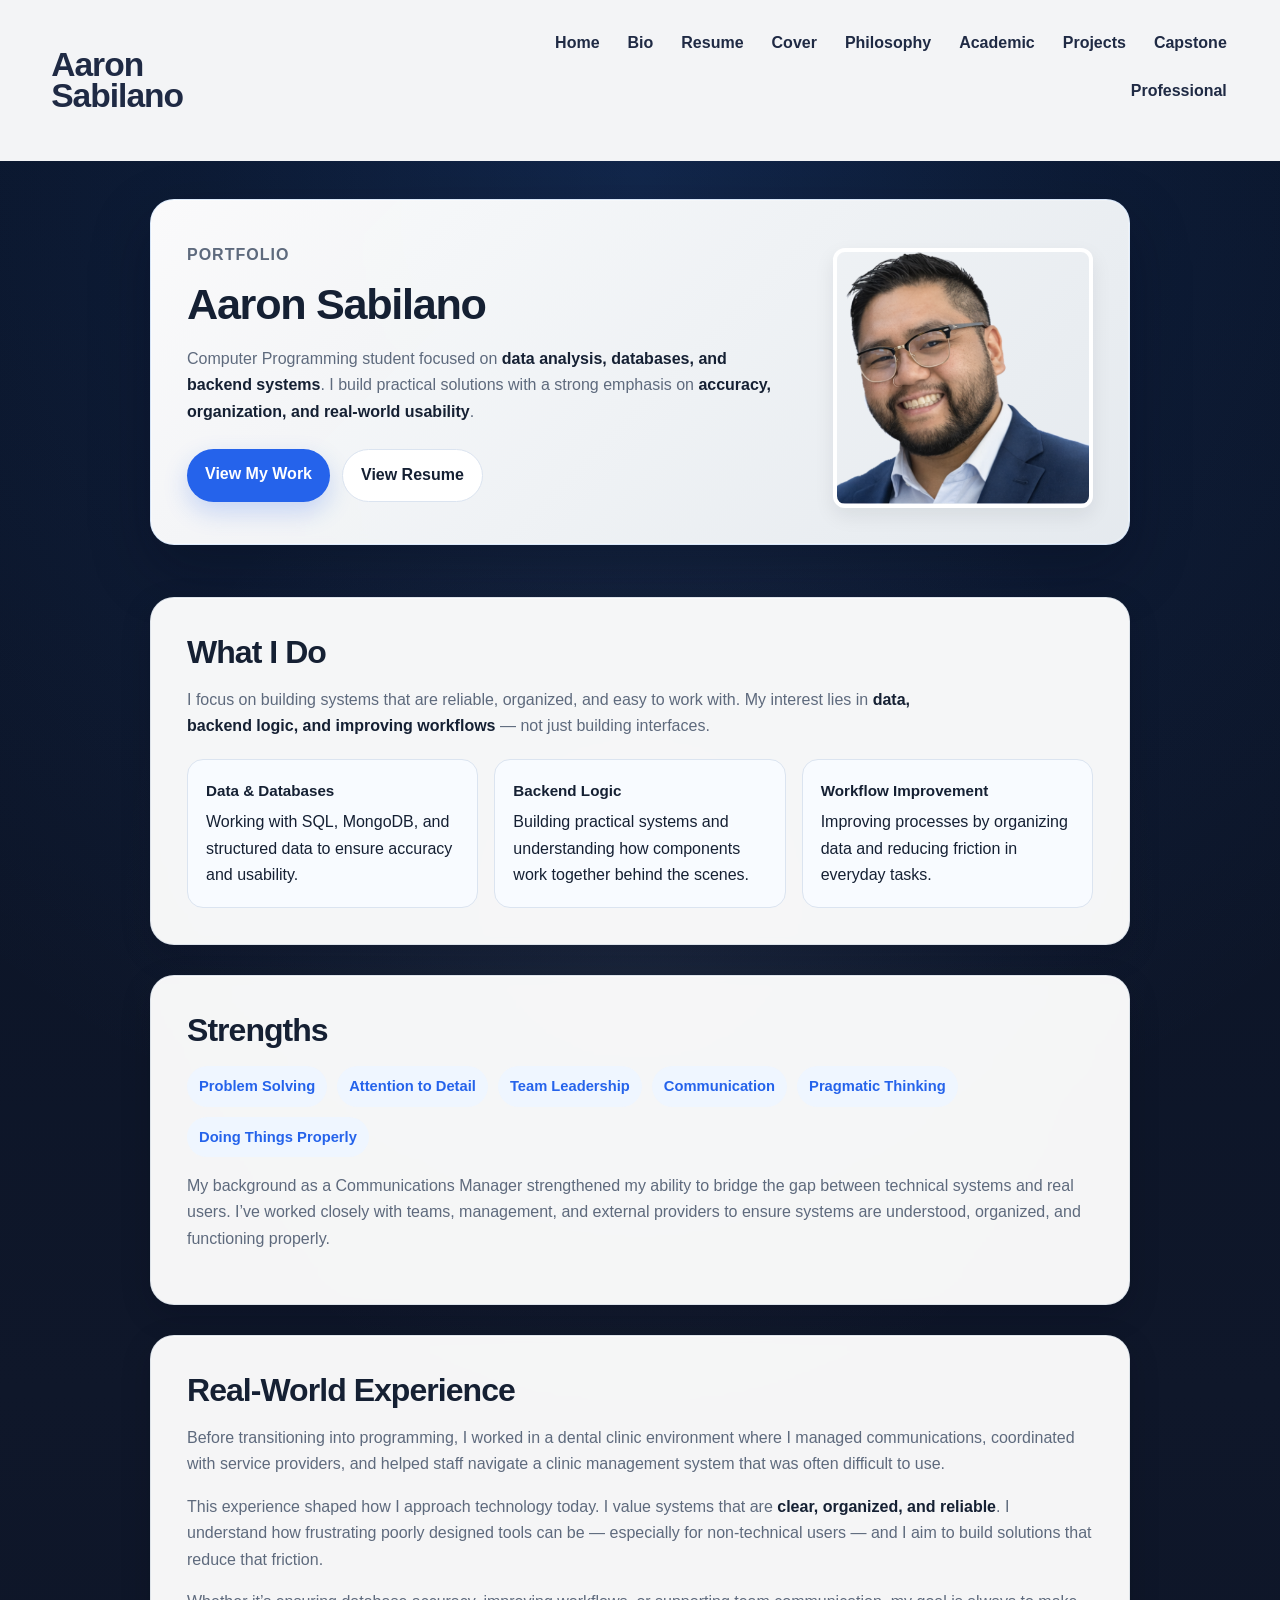
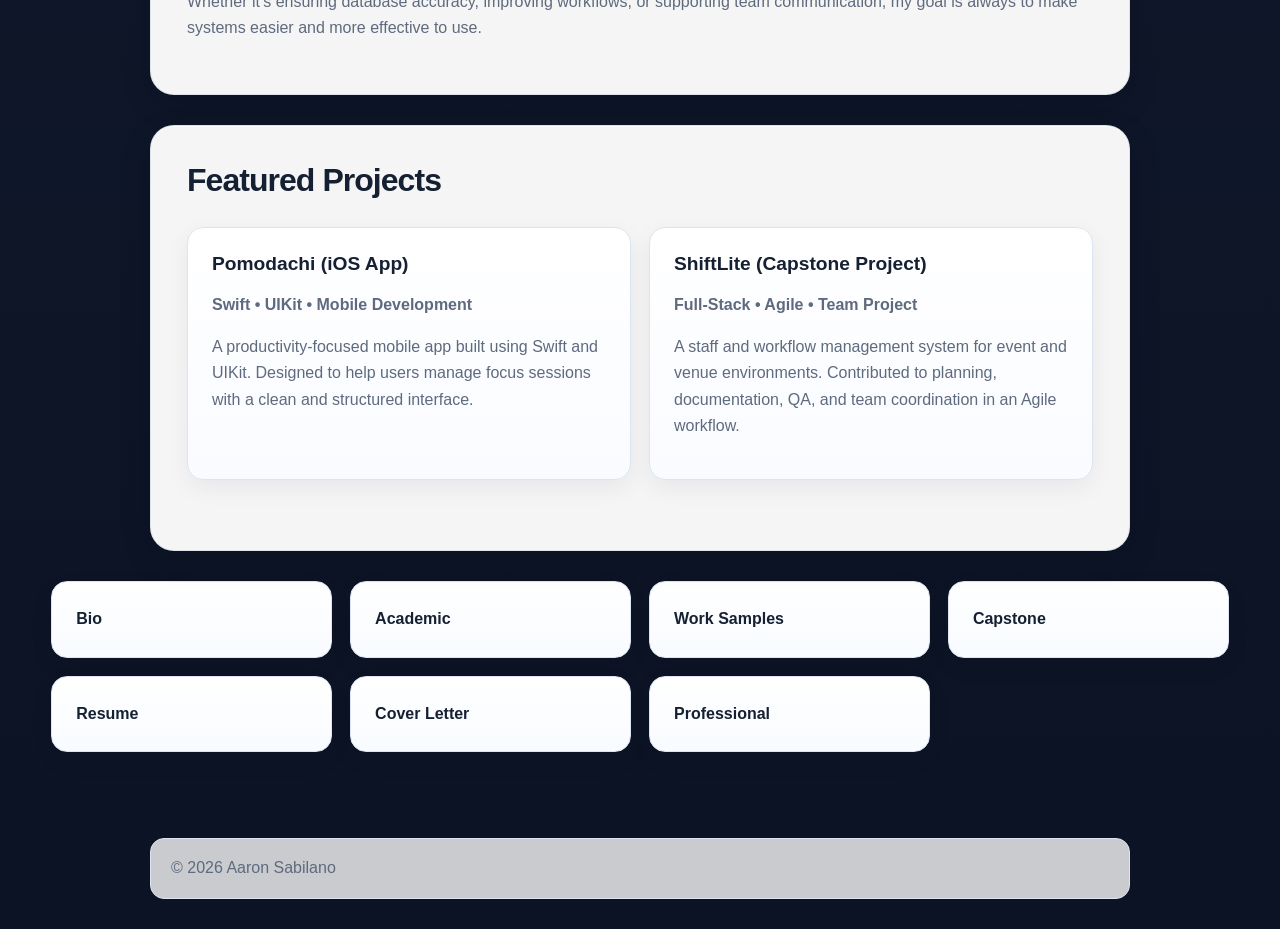
<file: index.html>
<!DOCTYPE html>
<html lang="en">
<head>
  <meta charset="UTF-8" />
  <meta name="viewport" content="width=device-width, initial-scale=1.0" />
  <title>Aaron Sabilano | Portfolio</title>
  <link rel="stylesheet" href="assets/css/style.css" />
</head>
<body>
<header class="site-header">
  <div class="container">
    <h1 class="logo">Aaron<br>Sabilano</h1>
    <nav class="nav">
      <a href="index.html">Home</a>
      <a href="pages/bio.html">Bio</a>
      <a href="pages/resume.html">Resume</a>
      <a href="pages/cover-letter.html">Cover</a>
      <a href="pages/philosophy.html">Philosophy</a>
      <a href="pages/academic.html">Academic</a>
      <a href="pages/work-samples.html">Projects</a>
      <a href="pages/capstone.html">Capstone</a>
      <a href="pages/professional.html">Professional</a>
    </nav>
  </div>
</header>

   <main class="container">

<section class="card hero hero-flex">

  <div class="hero-text-container">
    <p class="eyebrow">Portfolio</p>

    <h2>Aaron Sabilano</h2>

    <p class="hero-text">
      Computer Programming student focused on <strong>data analysis, databases, and backend systems</strong>.
      I build practical solutions with a strong emphasis on <strong>accuracy, organization, and real-world usability</strong>.
    </p>

    <div class="hero-actions">
      <a class="button-primary" href="pages/work-samples.html">View My Work</a>
      <a class="button-secondary" href="pages/resume.html">View Resume</a>
    </div>
  </div>

  <div class="hero-image">
    <img src="assets/img/headshot.png" alt="Aaron Sabilano">
  </div>

</section>



  <section class="card">
    <h2>What I Do</h2>

    <p class="section-intro">
      I focus on building systems that are reliable, organized, and easy to work with.
      My interest lies in <strong>data, backend logic, and improving workflows</strong> — not just building interfaces.
    </p>

    <div class="info-grid">
      <div class="info-item">
        <strong>Data & Databases</strong>
        Working with SQL, MongoDB, and structured data to ensure accuracy and usability.
      </div>

      <div class="info-item">
        <strong>Backend Logic</strong>
        Building practical systems and understanding how components work together behind the scenes.
      </div>

      <div class="info-item">
        <strong>Workflow Improvement</strong>
        Improving processes by organizing data and reducing friction in everyday tasks.
      </div>
    </div>
  </section>


  <section class="card">
    <h2>Strengths</h2>

    <div class="badge-row">
      <span class="badge">Problem Solving</span>
      <span class="badge">Attention to Detail</span>
      <span class="badge">Team Leadership</span>
      <span class="badge">Communication</span>
      <span class="badge">Pragmatic Thinking</span>
      <span class="badge">Doing Things Properly</span>
    </div>

    <p style="margin-top:16px;">
      My background as a Communications Manager strengthened my ability to bridge the gap between technical systems and real users.
      I’ve worked closely with teams, management, and external providers to ensure systems are understood, organized, and functioning properly.
    </p>
  </section>


  <section class="card">
    <h2>Real-World Experience</h2>

    <p>
      Before transitioning into programming, I worked in a dental clinic environment where I managed communications,
      coordinated with service providers, and helped staff navigate a clinic management system that was often difficult to use.
    </p>

    <p>
      This experience shaped how I approach technology today. I value systems that are <strong>clear, organized, and reliable</strong>.
      I understand how frustrating poorly designed tools can be — especially for non-technical users — and I aim to build solutions that reduce that friction.
    </p>

    <p>
      Whether it’s ensuring database accuracy, improving workflows, or supporting team communication,
      my goal is always to make systems easier and more effective to use.
    </p>
  </section>



  <section class="card">
    <h2>Featured Projects</h2>

    <div class="grid">

      <div class="project-card">
        <h3>Pomodachi (iOS App)</h3>
        <p class="project-meta">Swift • UIKit • Mobile Development</p>
        <p>
          A productivity-focused mobile app built using Swift and UIKit.
          Designed to help users manage focus sessions with a clean and structured interface.
        </p>
      </div>

      <div class="project-card">
        <h3>ShiftLite (Capstone Project)</h3>
        <p class="project-meta">Full-Stack • Agile • Team Project</p>
        <p>
          A staff and workflow management system for event and venue environments.
          Contributed to planning, documentation, QA, and team coordination in an Agile workflow.
        </p>
      </div>

    </div>
  </section>



  <section class="grid">
    <a class="tile" href="pages/bio.html">Bio</a>
    <a class="tile" href="pages/academic.html">Academic</a>
    <a class="tile" href="pages/work-samples.html">Work Samples</a>
    <a class="tile" href="pages/capstone.html">Capstone</a>
    <a class="tile" href="pages/resume.html">Resume</a>
    <a class="tile" href="pages/cover-letter.html">Cover Letter</a>
    <a class="tile" href="pages/professional.html">Professional</a>
  </section>

</main>

 <footer class="site-footer">
  <div class="container">
    <p>© <span id="year"></span> Aaron Sabilano</p>
  </div>
</footer>

<script>
  document.getElementById("year").textContent = new Date().getFullYear();
</script>
 
</body>
</html>
</file>
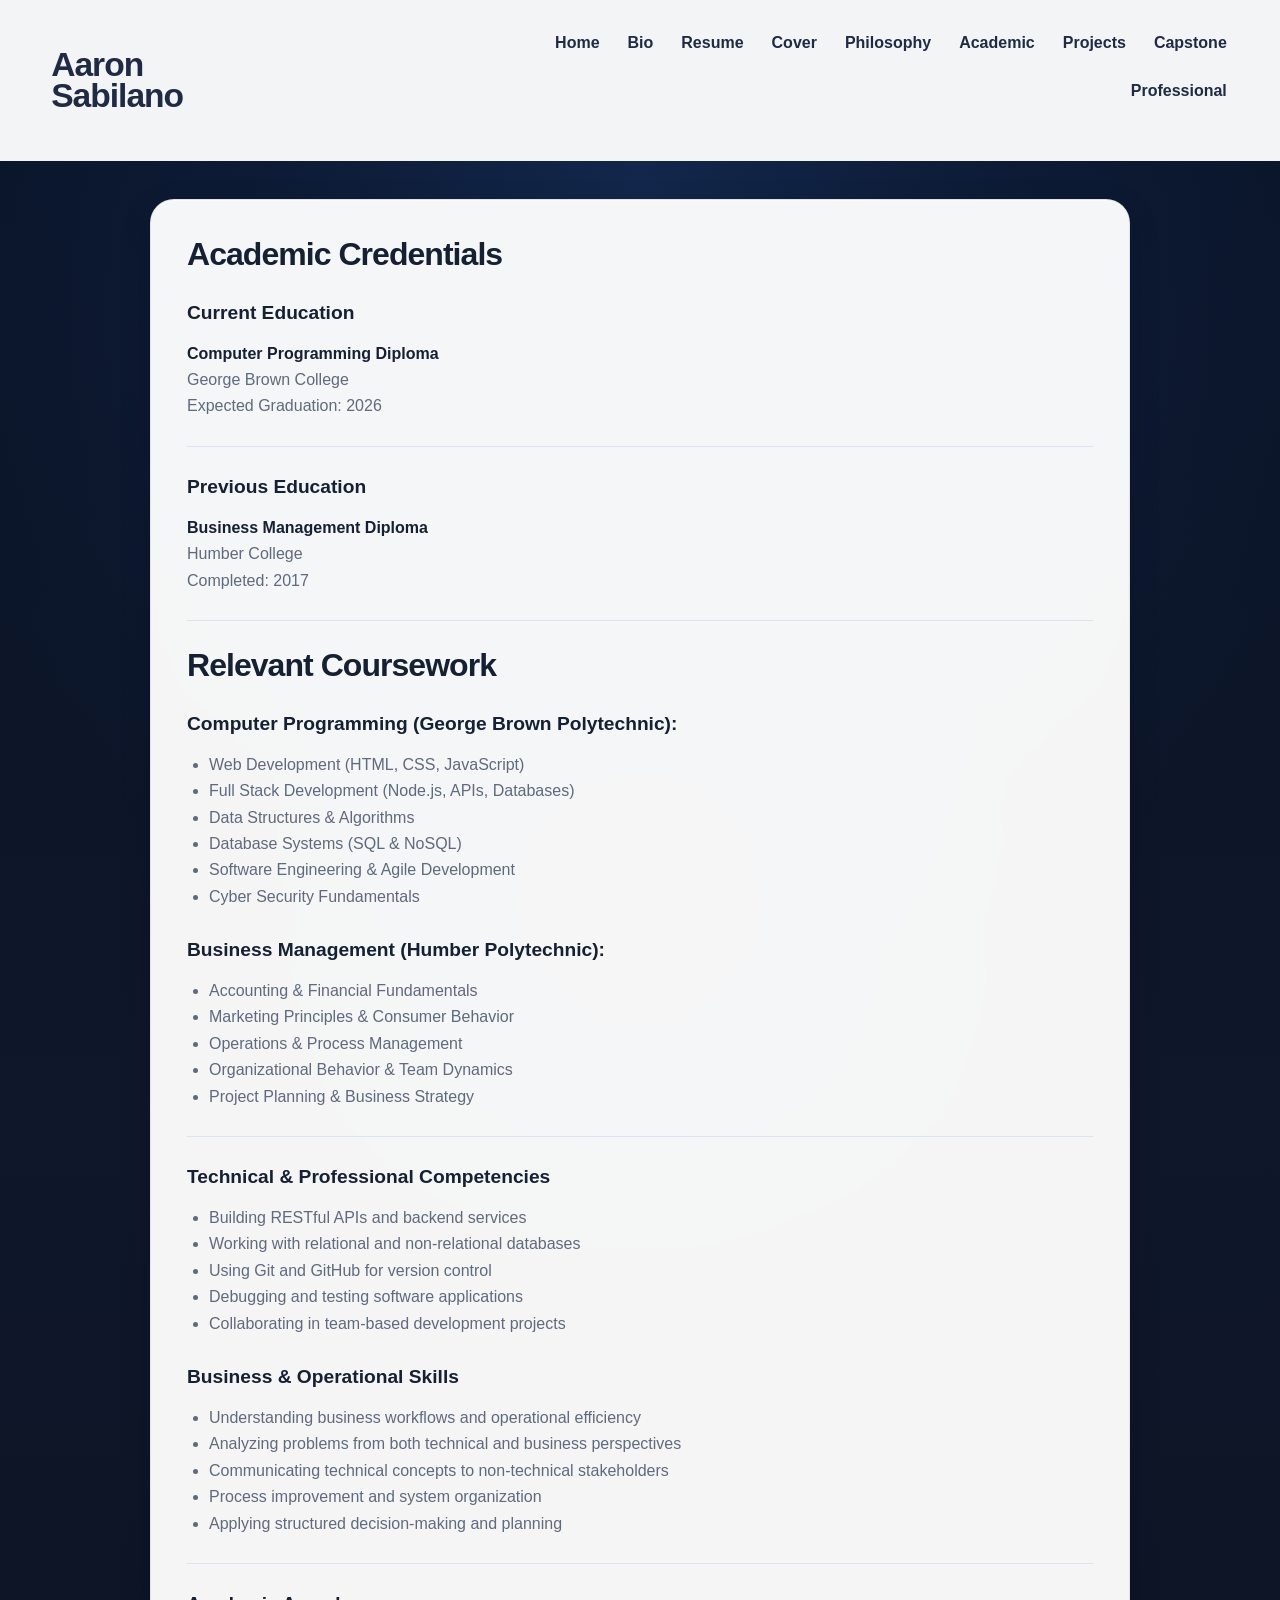
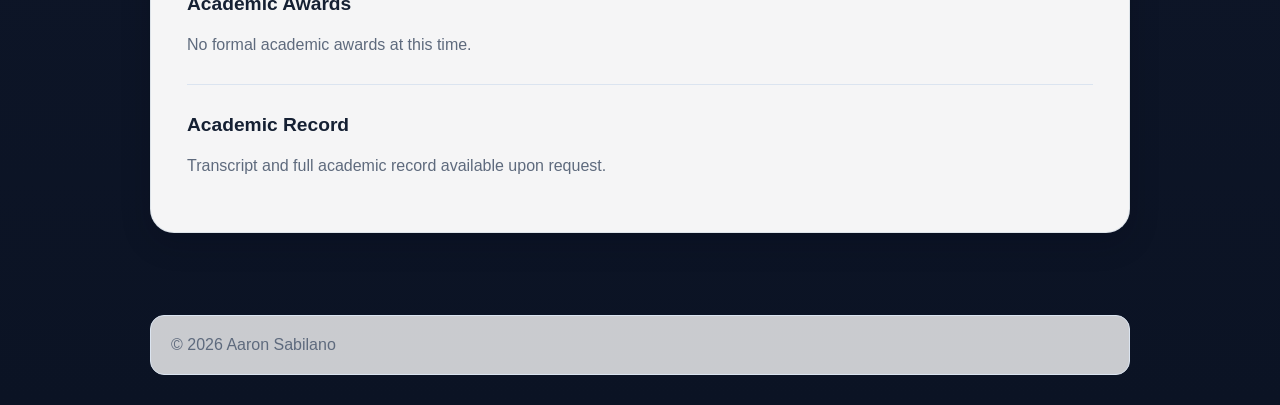
<file: pages/academic.html>
<!DOCTYPE html>
<html lang="en">
<head>
  <meta charset="UTF-8">
  <title>Academic | Aaron Sabilano</title>
  <link rel="stylesheet" href="../assets/css/style.css">
</head>
<body>

<header class="site-header">
  <div class="container">
    <h1 class="logo">Aaron<br>Sabilano</h1>
    <nav class="nav">
      <a href="../index.html">Home</a>
      <a href="bio.html">Bio</a>
      <a href="resume.html">Resume</a>
      <a href="cover-letter.html">Cover</a>
      <a href="philosophy.html">Philosophy</a>
      <a href="academic.html">Academic</a>
      <a href="work-samples.html">Projects</a>
      <a href="capstone.html">Capstone</a>
      <a href="professional.html">Professional</a>
    </nav>
  </div>
</header>

<main class="container">
  <section class="card">
    <h2>Academic Credentials</h2>

    <h3>Current Education</h3>
    <p>
      <strong>Computer Programming Diploma</strong><br>
      George Brown College<br>
      Expected Graduation: 2026
    </p>

    <hr>

    <h3>Previous Education</h3>
    <p>
      <strong>Business Management Diploma</strong><br>
      Humber College<br>
      Completed: 2017
    </p>

    <hr>

    <h2>Relevant Coursework</h2>

<h3>Computer Programming (George Brown Polytechnic):</h3>

<ul>
  <li>Web Development (HTML, CSS, JavaScript)</li>
  <li>Full Stack Development (Node.js, APIs, Databases)</li>
  <li>Data Structures & Algorithms</li>
  <li>Database Systems (SQL & NoSQL)</li>
  <li>Software Engineering & Agile Development</li>
  <li>Cyber Security Fundamentals</li>
</ul>

<h3>Business Management (Humber Polytechnic):</h3>
<ul>
 
  <li>Accounting & Financial Fundamentals</li>
  <li>Marketing Principles & Consumer Behavior</li>
  <li>Operations & Process Management</li>
  <li>Organizational Behavior & Team Dynamics</li>
  <li>Project Planning & Business Strategy</li>
</ul>

<hr>

 <h3>Technical & Professional Competencies</h3>

<ul>
  <li>Building RESTful APIs and backend services</li>
  <li>Working with relational and non-relational databases</li>
  <li>Using Git and GitHub for version control</li>
  <li>Debugging and testing software applications</li>
  <li>Collaborating in team-based development projects</li>
</ul>


<h3>Business & Operational Skills</h3>

<ul>
  <li>Understanding business workflows and operational efficiency</li>
  <li>Analyzing problems from both technical and business perspectives</li>
  <li>Communicating technical concepts to non-technical stakeholders</li>
  <li>Process improvement and system organization</li>
  <li>Applying structured decision-making and planning</li>
</ul>

    <hr>

    <h3>Academic Awards</h3>
    <p>
      No formal academic awards at this time.
    </p>

    <hr>

    <h3>Academic Record</h3>
    <p>
      Transcript and full academic record available upon request.
    </p>
  </section>
</main>

<footer class="site-footer">
  <div class="container">
    <p>© <span id="year"></span> Aaron Sabilano</p>
  </div>
</footer>

<script>
  document.getElementById("year").textContent = new Date().getFullYear();
</script>

</body>
</html>
</file>
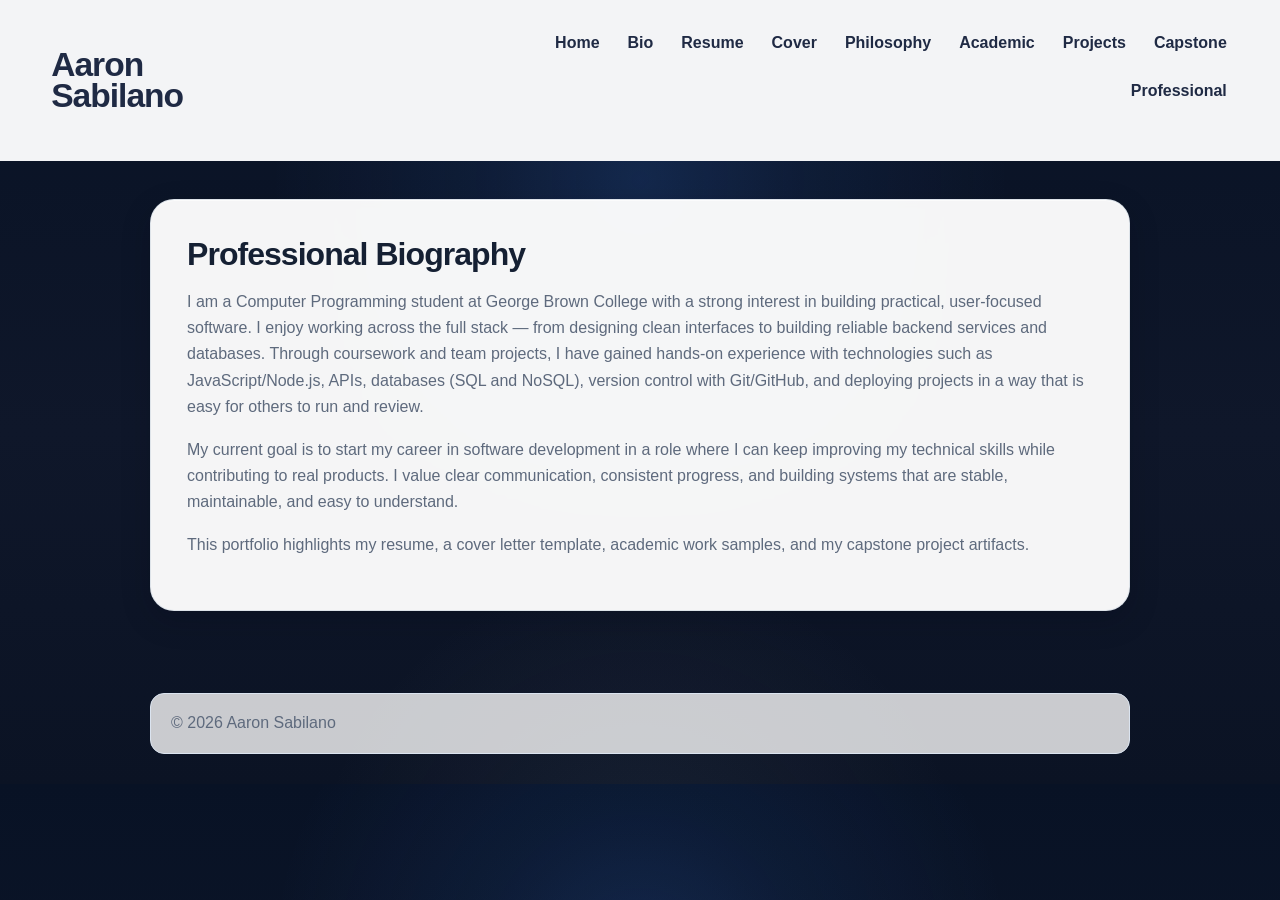
<file: pages/bio.html>
<!DOCTYPE html>
<html lang="en">
<head>
  <meta charset="UTF-8">
  <title>Bio | Aaron Sabilano</title>
  <link rel="stylesheet" href="../assets/css/style.css">
</head>
<body>

<header class="site-header">
  <div class="container">
    <h1 class="logo">Aaron<br>Sabilano</h1>
    <nav class="nav">
      <a href="../index.html">Home</a>
      <a href="bio.html">Bio</a>
      <a href="resume.html">Resume</a>
      <a href="cover-letter.html">Cover</a>
      <a href="philosophy.html">Philosophy</a>
      <a href="academic.html">Academic</a>
      <a href="work-samples.html">Projects</a>
      <a href="capstone.html">Capstone</a>
      <a href="professional.html">Professional</a>
    </nav>
  </div>
</header>

<main class="container">
  <section class="card">
    <h2>Professional Biography</h2>
    
<p>
  I am a Computer Programming student at George Brown College with a strong interest in building practical, user-focused software.
  I enjoy working across the full stack — from designing clean interfaces to building reliable backend services and databases.
  Through coursework and team projects, I have gained hands-on experience with technologies such as JavaScript/Node.js, APIs, databases (SQL and NoSQL),
  version control with Git/GitHub, and deploying projects in a way that is easy for others to run and review.
</p>

<p>
  My current goal is to start my career in software development in a role where I can keep improving my technical skills while contributing to real products.
  I value clear communication, consistent progress, and building systems that are stable, maintainable, and easy to understand.
</p>

<p>
  This portfolio highlights my resume, a cover letter template, academic work samples, and my capstone project artifacts.
</p>
    
  </section>
</main>

<footer class="site-footer">
  <div class="container">
    <p>© <span id="year"></span> Aaron Sabilano</p>
  </div>
</footer>

<script>
  document.getElementById("year").textContent = new Date().getFullYear();
</script>

</body>
</html>
</file>
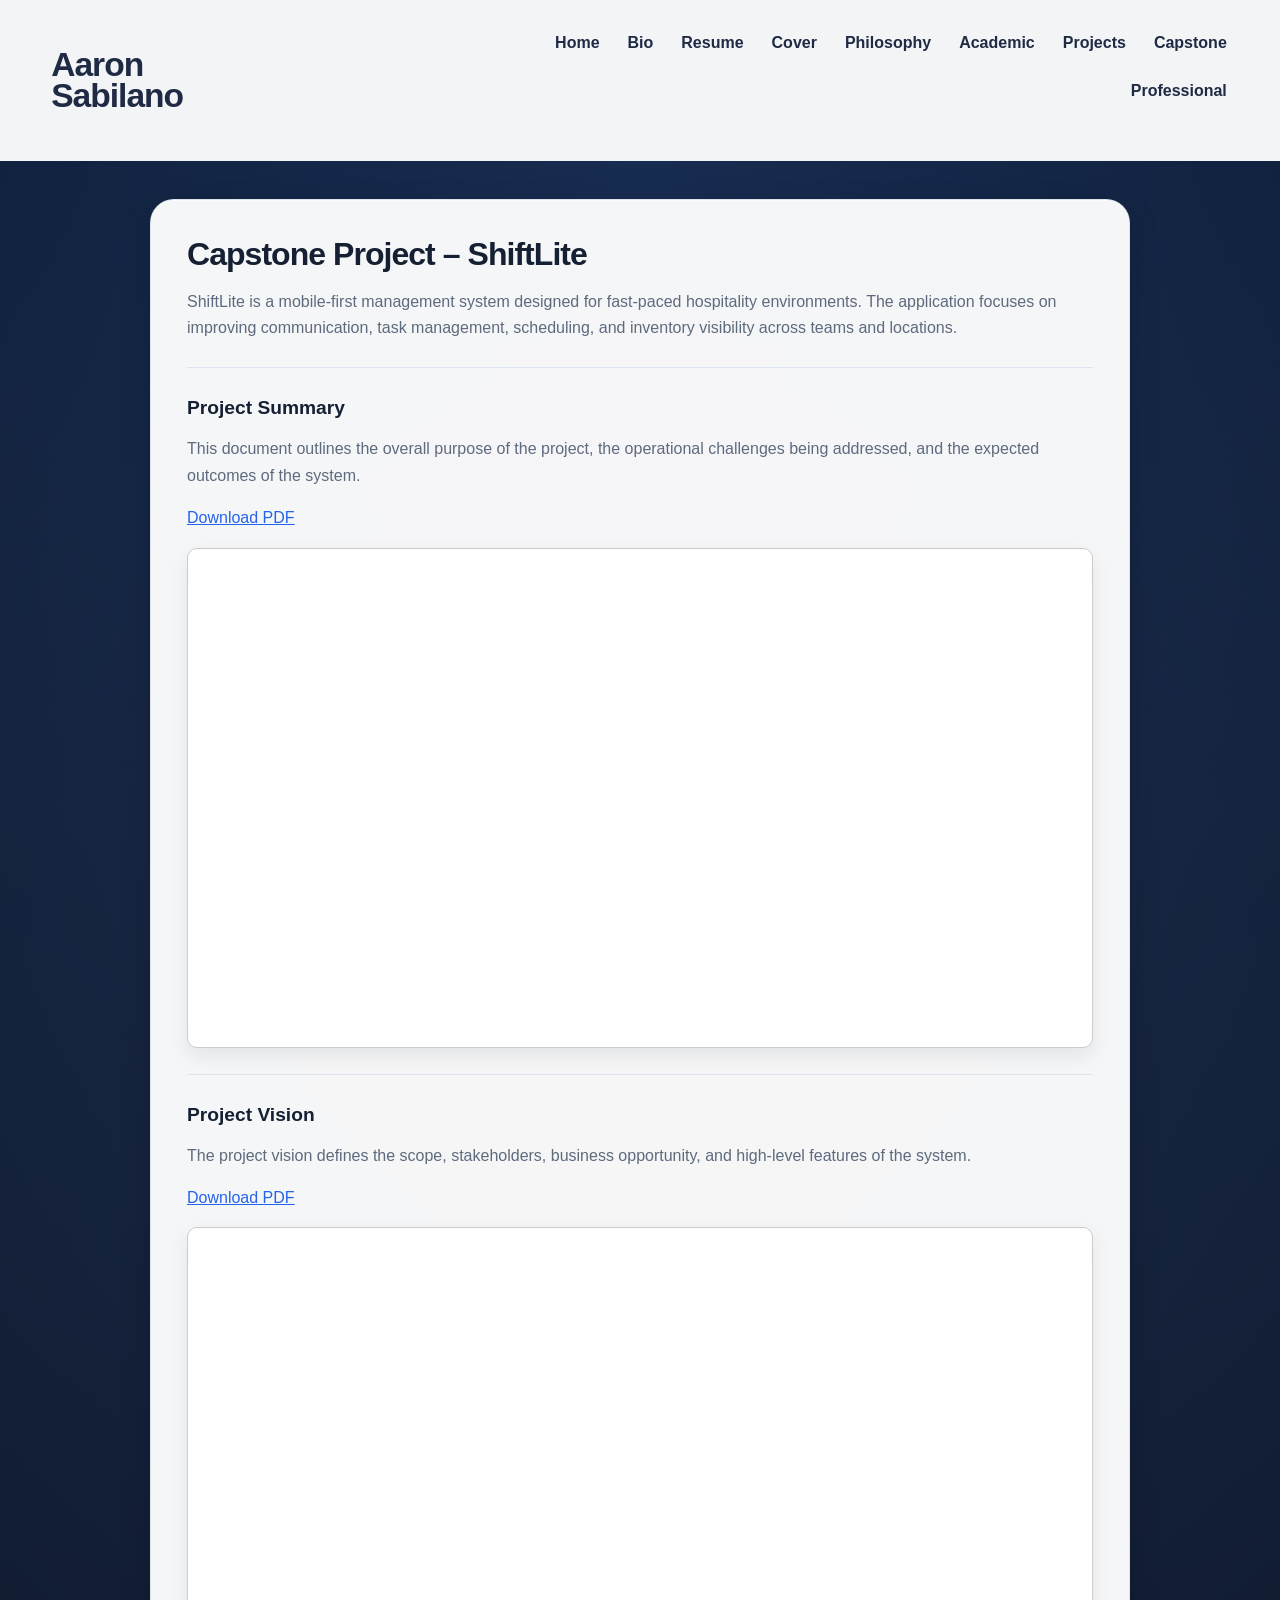
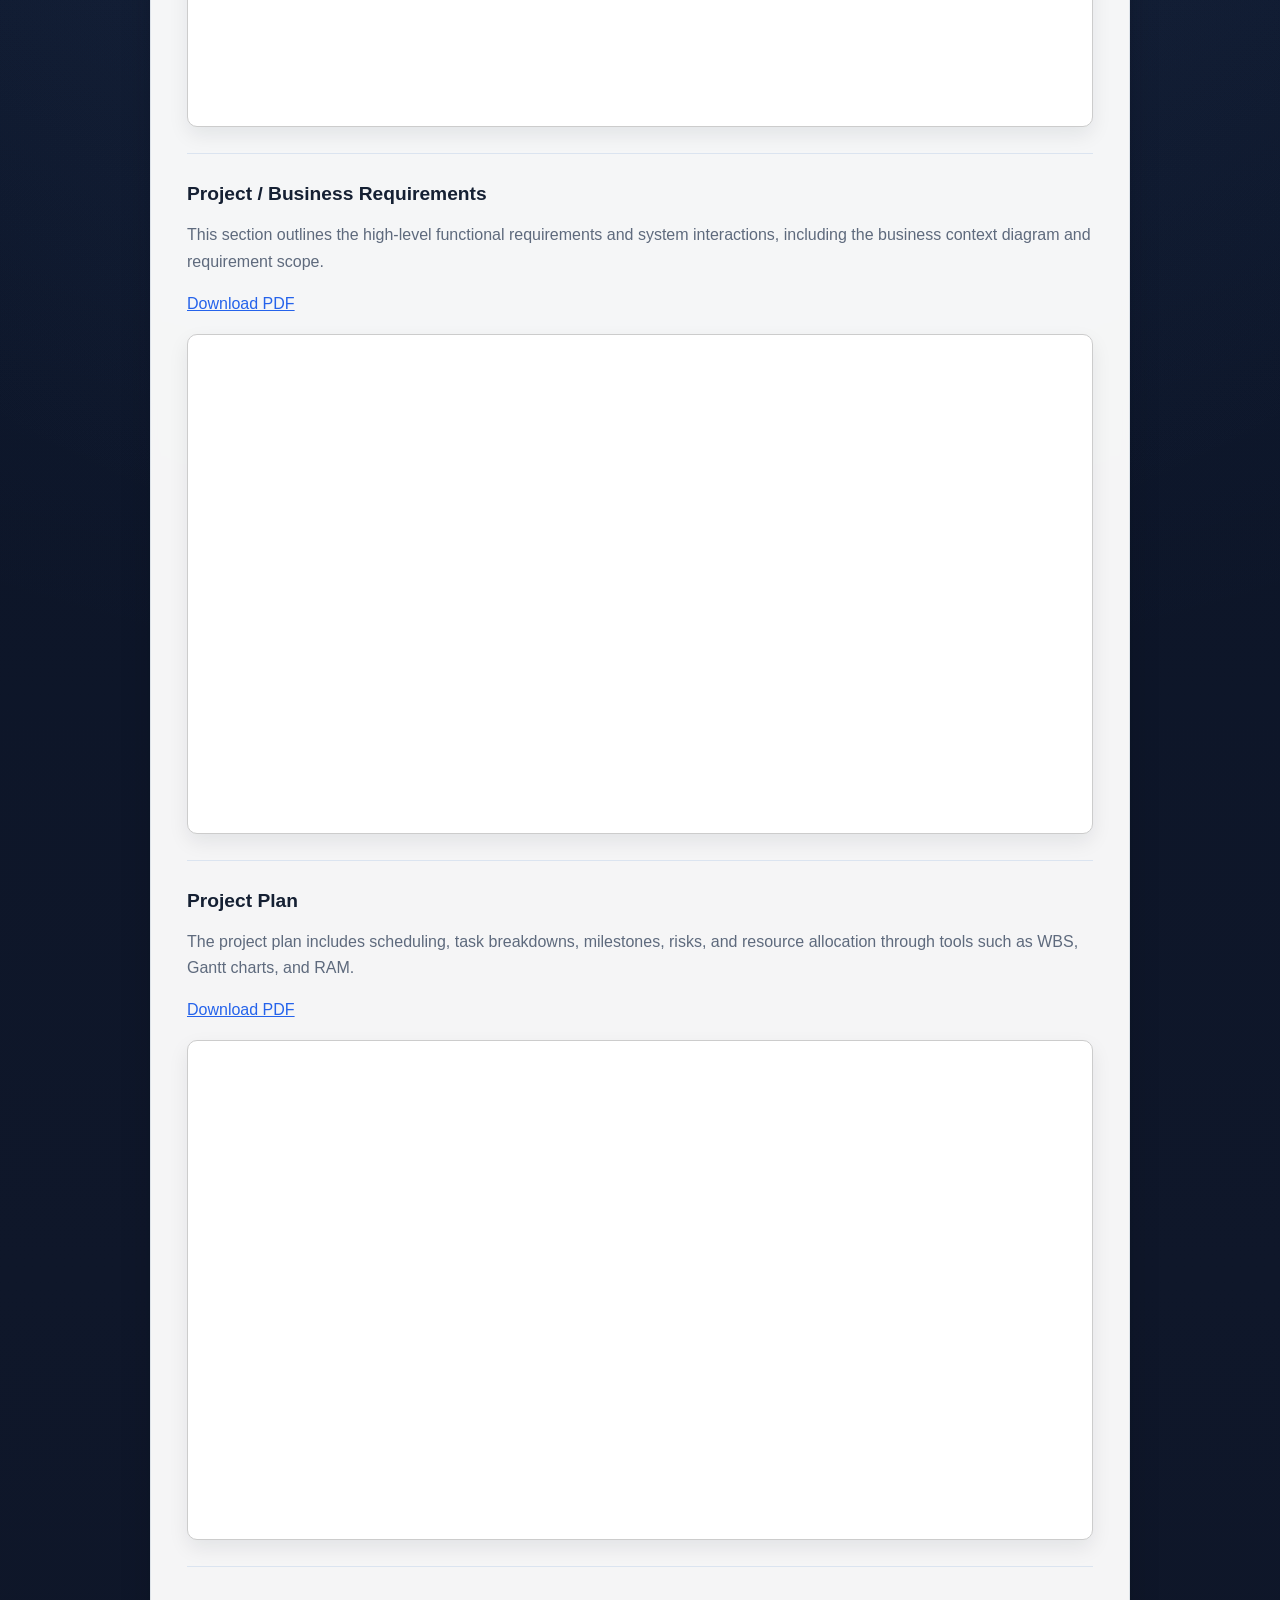
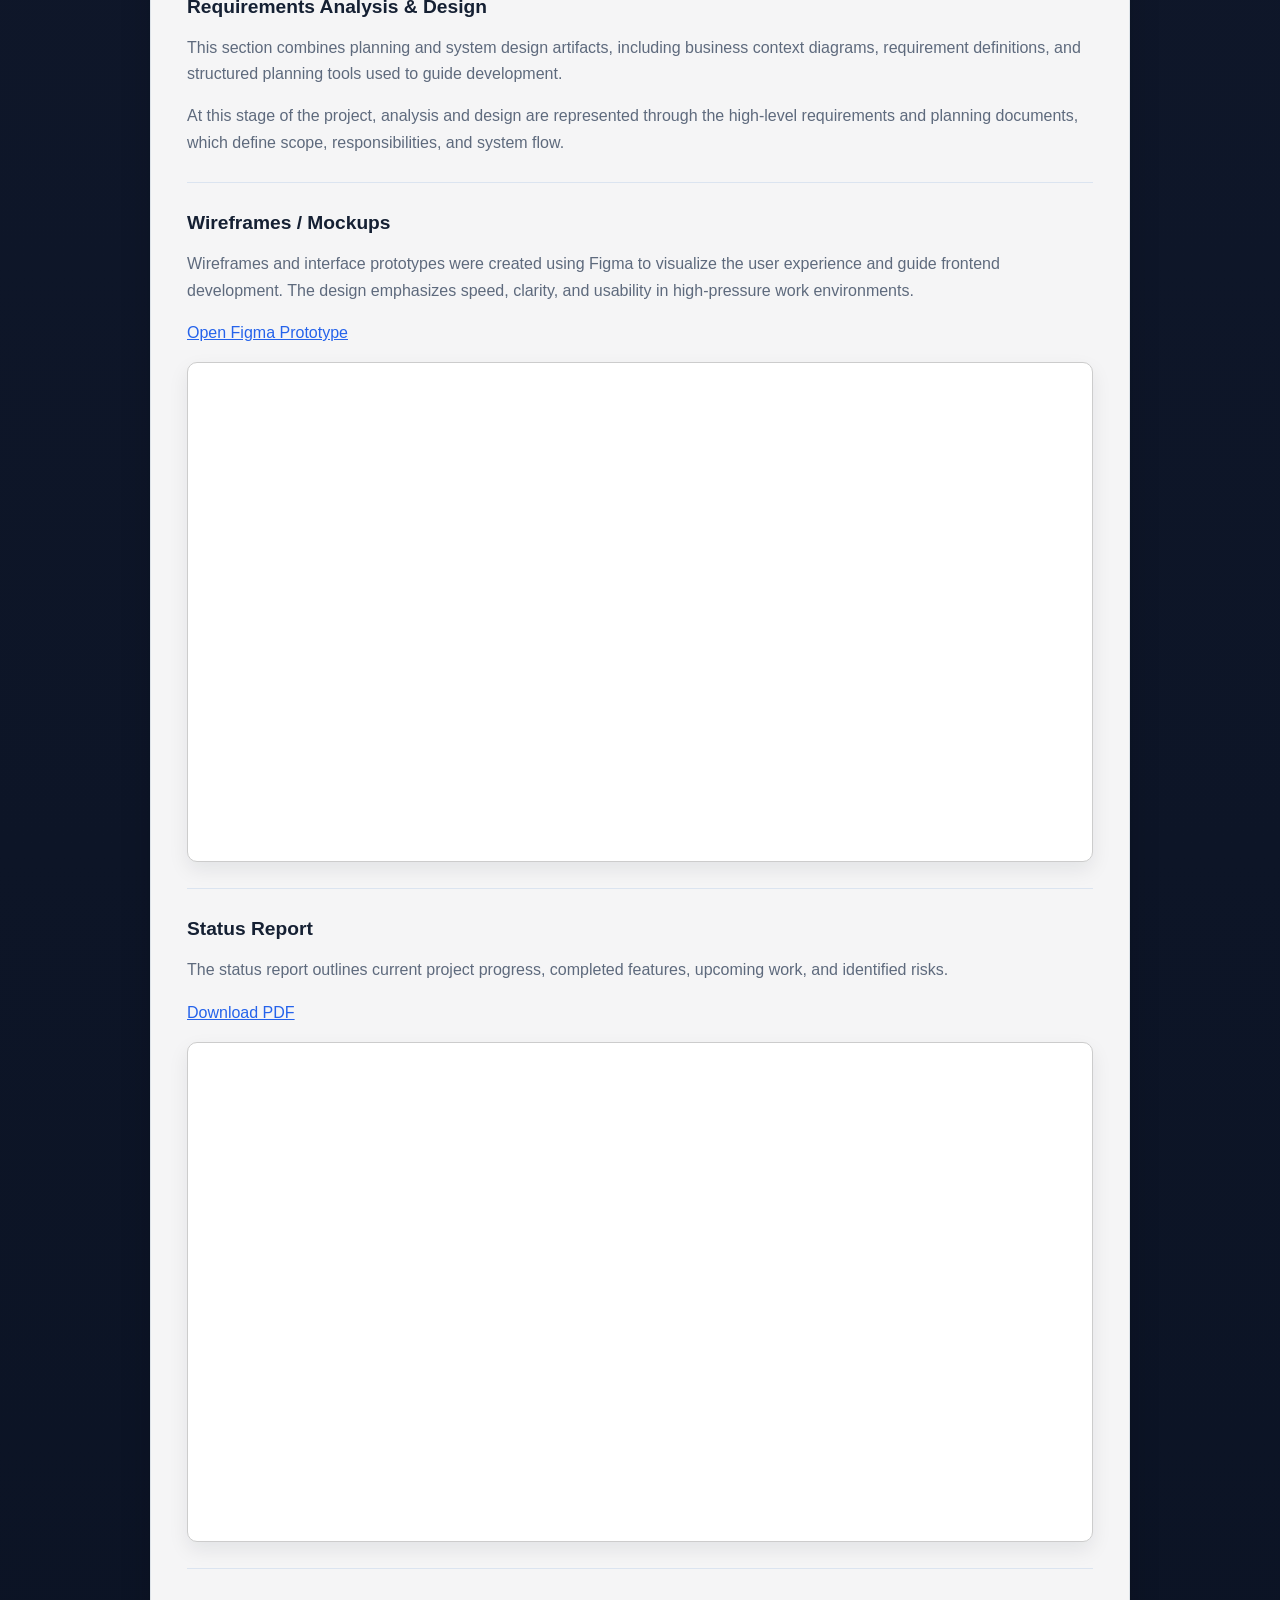
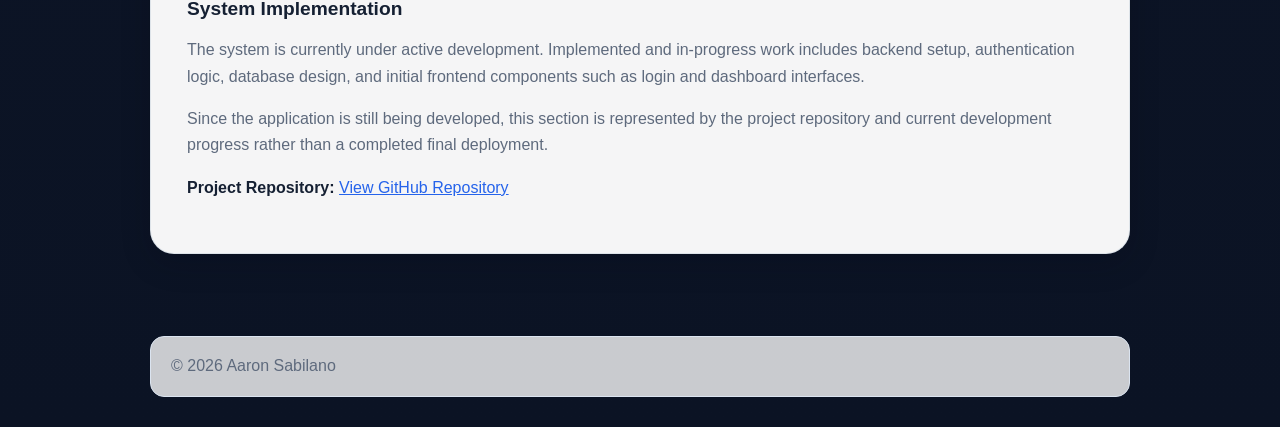
<file: pages/capstone.html>
<!DOCTYPE html>
<html lang="en">
<head>
  <meta charset="UTF-8">
  <title>Capstone | Aaron Sabilano</title>
  <link rel="stylesheet" href="../assets/css/style.css">
</head>
<body>

<header class="site-header">
  <div class="container">
    <h1 class="logo">Aaron<br>Sabilano</h1>
    <nav class="nav">
      <a href="../index.html">Home</a>
      <a href="bio.html">Bio</a>
      <a href="resume.html">Resume</a>
      <a href="cover-letter.html">Cover</a>
      <a href="philosophy.html">Philosophy</a>
      <a href="academic.html">Academic</a>
      <a href="work-samples.html">Projects</a>
      <a href="capstone.html">Capstone</a>
      <a href="professional.html">Professional</a>
    </nav>
  </div>
</header>

<main class="container">
  <section class="card">
    <h2>Capstone Project – ShiftLite</h2>

    <p>
      ShiftLite is a mobile-first management system designed for fast-paced hospitality environments.
      The application focuses on improving communication, task management, scheduling, and inventory
      visibility across teams and locations.
    </p>

    <hr>

    <h3>Project Summary</h3>
    <p>
      This document outlines the overall purpose of the project, the operational challenges being
      addressed, and the expected outcomes of the system.
    </p>
    <p>
      <a href="../assets/docs/F25_T37_Project Summary.pdf" target="_blank">Download PDF</a>
    </p>
    <iframe
      src="../assets/docs/F25_T37_Project Summary.pdf"
      width="100%"
      height="500"
      style="border: 1px solid #ccc; border-radius: 10px;">
    </iframe>

    <hr>

    <h3>Project Vision</h3>
    <p>
      The project vision defines the scope, stakeholders, business opportunity, and high-level
      features of the system.
    </p>
    <p>
      <a href="../assets/docs/F25_T37_Project Vision.pdf" target="_blank">Download PDF</a>
    </p>
    <iframe
      src="../assets/docs/F25_T37_Project Vision.pdf"
      width="100%"
      height="500"
      style="border: 1px solid #ccc; border-radius: 10px;">
    </iframe>

    <hr>

    <h3>Project / Business Requirements</h3>
    <p>
      This section outlines the high-level functional requirements and system interactions,
      including the business context diagram and requirement scope.
    </p>
    <p>
      <a href="../assets/docs/F25_T37_High Level Requirements.pdf" target="_blank">Download PDF</a>
    </p>
    <iframe
      src="../assets/docs/F25_T37_High Level Requirements.pdf"
      width="100%"
      height="500"
      style="border: 1px solid #ccc; border-radius: 10px;">
    </iframe>

    <hr>

    <h3>Project Plan</h3>
    <p>
      The project plan includes scheduling, task breakdowns, milestones, risks, and resource allocation
      through tools such as WBS, Gantt charts, and RAM.
    </p>
    <p>
      <a href="../assets/docs/W26_T37_Project Plan_v2.0.pdf" target="_blank">Download PDF</a>
    </p>
    <iframe
      src="../assets/docs/W26_T37_Project Plan_v2.0.pdf"
      width="100%"
      height="500"
      style="border: 1px solid #ccc; border-radius: 10px;">
    </iframe>

    <hr>

    <h3>Requirements Analysis & Design</h3>
    <p>
      This section combines planning and system design artifacts, including business context diagrams,
      requirement definitions, and structured planning tools used to guide development.
    </p>
    <p>
      At this stage of the project, analysis and design are represented through the high-level
      requirements and planning documents, which define scope, responsibilities, and system flow.
    </p>

    <hr>

    <h3>Wireframes / Mockups</h3>
    <p>
      Wireframes and interface prototypes were created using Figma to visualize the user experience
      and guide frontend development. The design emphasizes speed, clarity, and usability in
      high-pressure work environments.
    </p>
    <p>
      <a href="https://www.figma.com/proto/ovOCM2mJpvl3pz4Jfq5W9Z/capstone-ui?node-id=0-1&t=DLmD1mv20lsLhQPp-1" target="_blank">
        Open Figma Prototype
      </a>
    </p>
    <iframe
      style="border: 1px solid #ccc; border-radius: 10px;"
      width="100%"
      height="500"
      src="https://www.figma.com/embed?embed_host=share&url=https://www.figma.com/proto/ovOCM2mJpvl3pz4Jfq5W9Z/capstone-ui?node-id=0-1&t=DLmD1mv20lsLhQPp-1"
      allowfullscreen>
    </iframe>

    <hr>

    <h3>Status Report</h3>
    <p>
      The status report outlines current project progress, completed features, upcoming work, and
      identified risks.
    </p>
    <p>
      <a href="../assets/docs/W26_T37_ProjectReport2.pdf" target="_blank">Download PDF</a>
    </p>
    <iframe
      src="../assets/docs/W26_T37_ProjectReport2.pdf"
      width="100%"
      height="500"
      style="border: 1px solid #ccc; border-radius: 10px;">
    </iframe>

    <hr>

    <h3>System Implementation</h3>
    <p>
      The system is currently under active development. Implemented and in-progress work includes
      backend setup, authentication logic, database design, and initial frontend components such
      as login and dashboard interfaces.
    </p>
    <p>
      Since the application is still being developed, this section is represented by the project
      repository and current development progress rather than a completed final deployment.
    </p>
    <p><strong>Project Repository:</strong>
      <a href="https://github.com/maddoxryder/ShiftLite" target="_blank">
        View GitHub Repository
      </a>
    </p>
  </section>
</main>

<footer class="site-footer">
  <div class="container">
    <p>© <span id="year"></span> Aaron Sabilano</p>
  </div>
</footer>

<script>
  document.getElementById("year").textContent = new Date().getFullYear();
</script>

</body>
</html>
</file>
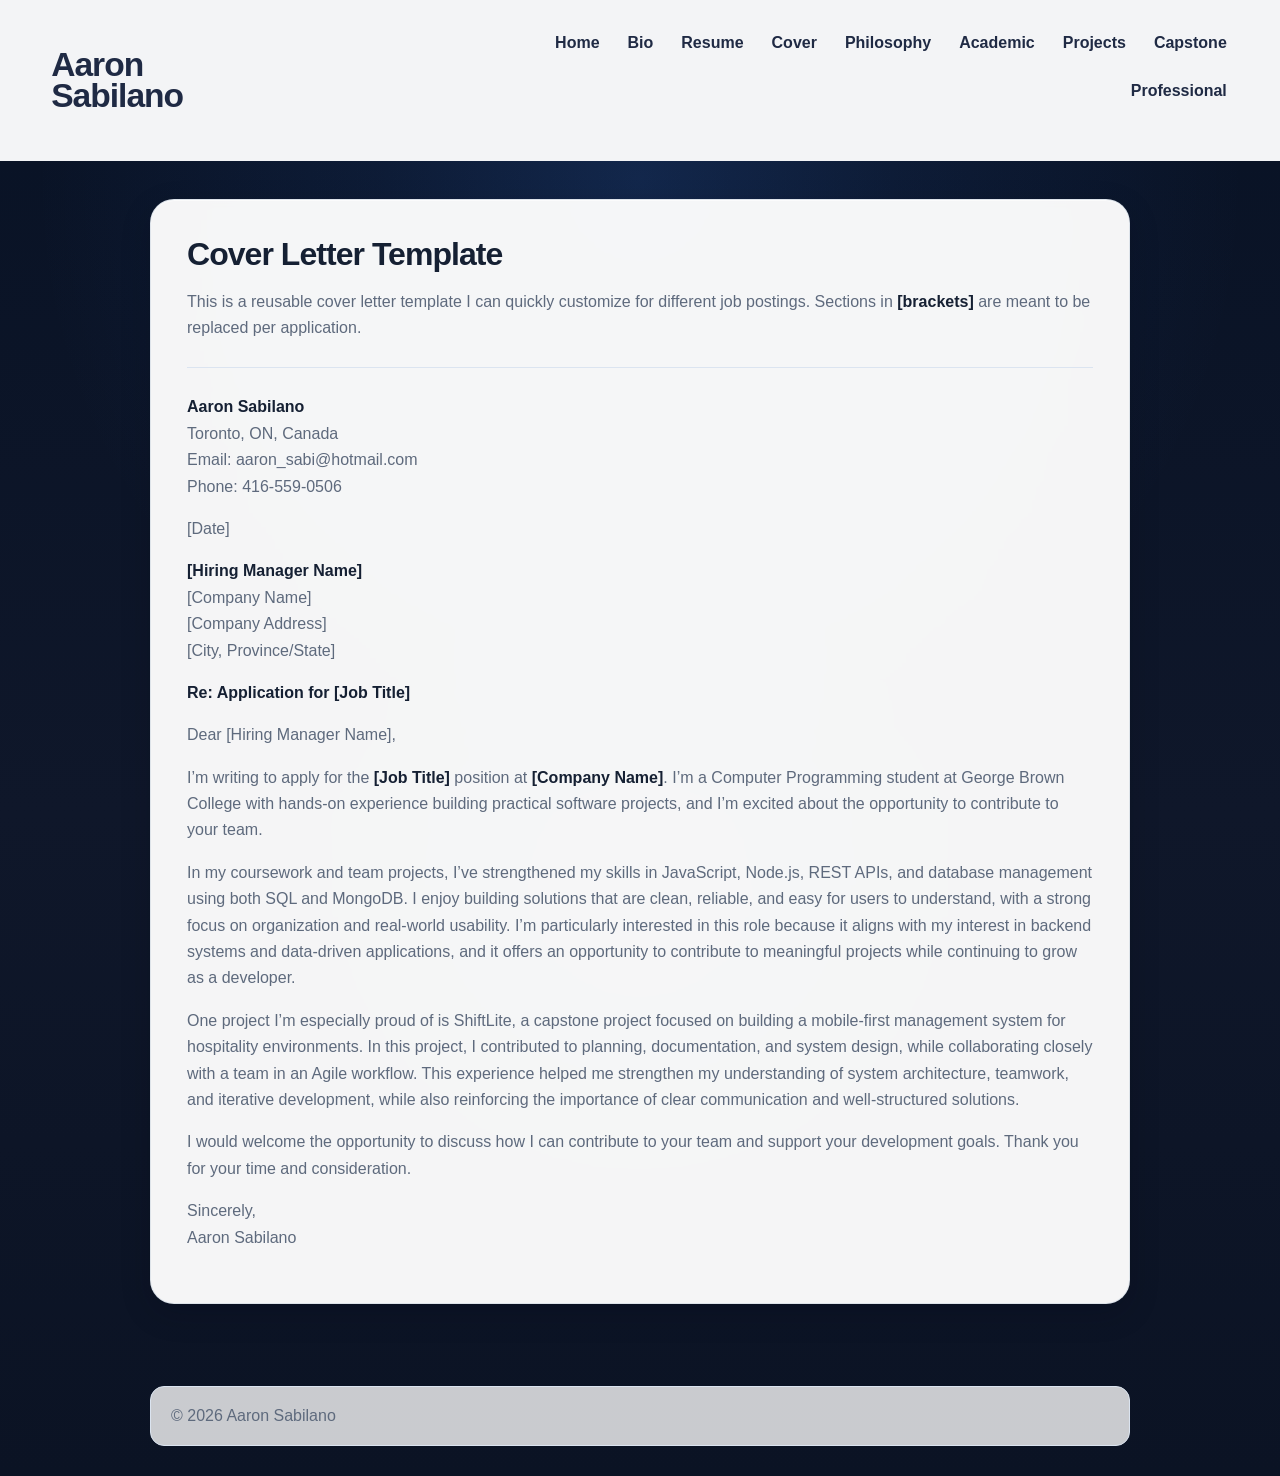
<file: pages/cover-letter.html>
<!DOCTYPE html>
<html lang="en">
<head>
  <meta charset="UTF-8">
  <title>Bio | Aaron Sabilano</title>
  <link rel="stylesheet" href="../assets/css/style.css">
</head>
<body>

<header class="site-header">
  <div class="container">
    <h1 class="logo">Aaron<br>Sabilano</h1>
    <nav class="nav">
      <a href="../index.html">Home</a>
      <a href="bio.html">Bio</a>
      <a href="resume.html">Resume</a>
      <a href="cover-letter.html">Cover</a>
      <a href="philosophy.html">Philosophy</a>
      <a href="academic.html">Academic</a>
      <a href="work-samples.html">Projects</a>
      <a href="capstone.html">Capstone</a>
      <a href="professional.html">Professional</a>
    </nav>
  </div>
</header>

<main class="container">
  <section class="card">
   <h2>Cover Letter Template</h2>

<p>
  This is a reusable cover letter template I can quickly customize for different job postings.
  Sections in <strong>[brackets]</strong> are meant to be replaced per application.
</p>

<hr>

<p><strong>Aaron Sabilano</strong><br>
Toronto, ON, Canada<br>
Email: aaron_sabi@hotmail.com<br>
Phone: 416-559-0506</p>

<p>[Date]</p>

<p><strong>[Hiring Manager Name]</strong><br>
[Company Name]<br>
[Company Address]<br>
[City, Province/State]</p>

<p><strong>Re: Application for [Job Title]</strong></p>

<p>Dear [Hiring Manager Name],</p>

<p>
I’m writing to apply for the <strong>[Job Title]</strong> position at <strong>[Company Name]</strong>.
I’m a Computer Programming student at George Brown College with hands-on experience building practical software projects,
and I’m excited about the opportunity to contribute to your team.
</p>

<p>
In my coursework and team projects, I’ve strengthened my skills in JavaScript, Node.js, REST APIs, and database management using both SQL and MongoDB. I enjoy building solutions that are clean, reliable, and easy for users to understand, with a strong focus on organization and real-world usability. I’m particularly interested in this role because it aligns with my interest in backend systems and data-driven applications, and it offers an opportunity to contribute to meaningful projects while continuing to grow as a developer.
</p>

<p>
One project I’m especially proud of is ShiftLite, 
a capstone project focused on building a mobile-first management system for hospitality environments. 
In this project, I contributed to planning, documentation, and system design, while collaborating closely with a team in an Agile workflow. 
This experience helped me strengthen my understanding of system architecture, teamwork, and iterative development, 
while also reinforcing the importance of clear communication and well-structured solutions.
</p>

<p>
I would welcome the opportunity to discuss how I can contribute to your team and support your development goals. 
Thank you for your time and consideration.
</p>



<p>Sincerely,<br>
Aaron Sabilano</p>
</main>

<footer class="site-footer">
  <div class="container">
    <p>© <span id="year"></span> Aaron Sabilano</p>
  </div>
</footer>

<script>
  document.getElementById("year").textContent = new Date().getFullYear();
</script>

</body>
</html>
</file>
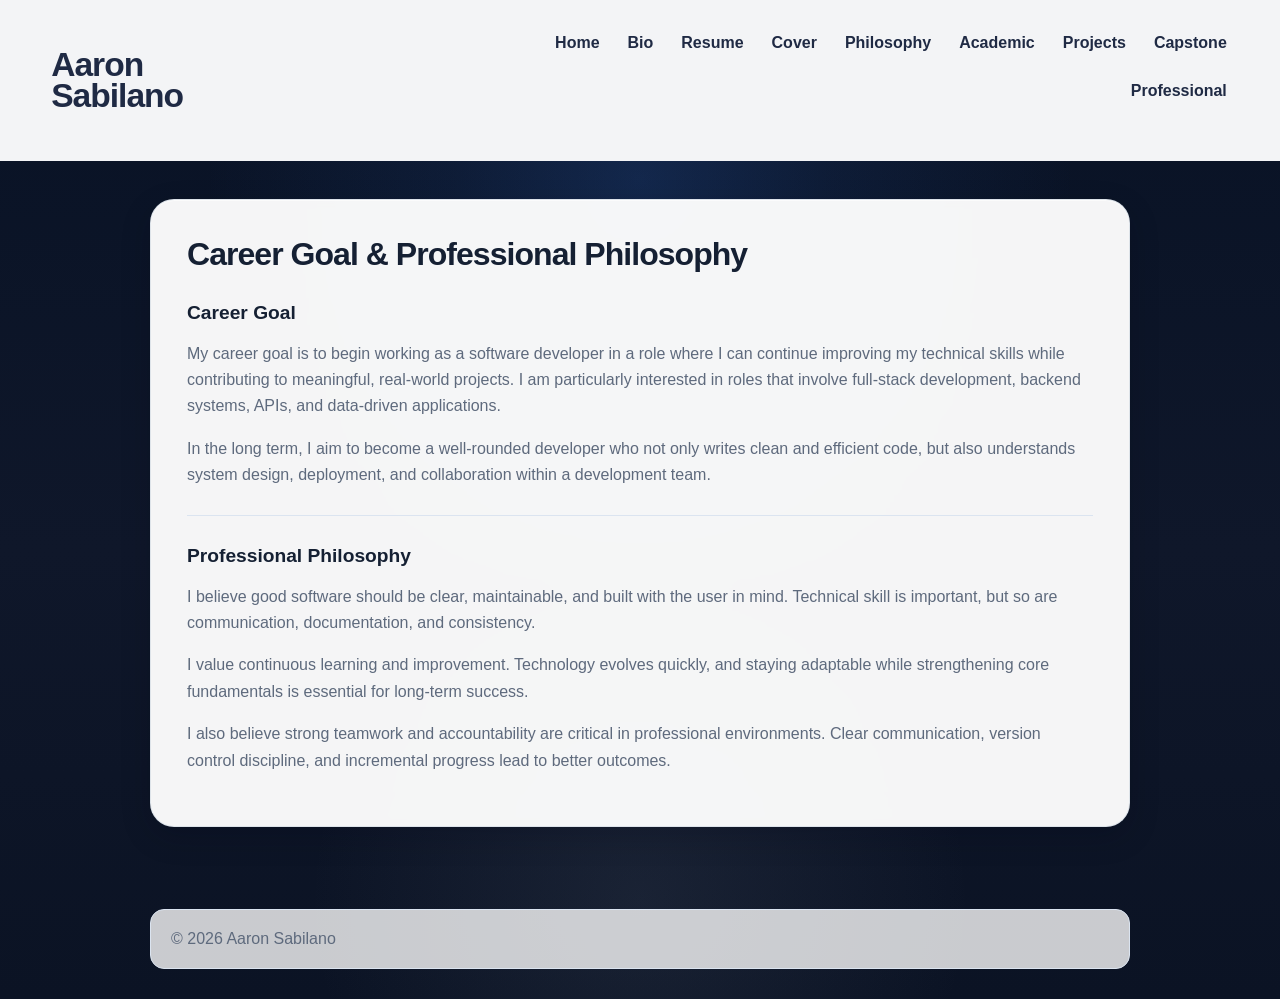
<file: pages/philosophy.html>
<!DOCTYPE html>
<html lang="en">
<head>
  <meta charset="UTF-8">
  <title>Career Goal & Philosophy | Aaron Sabilano</title>
  <link rel="stylesheet" href="../assets/css/style.css">
</head>
<body>

<header class="site-header">
  <div class="container">
    <h1 class="logo">Aaron<br>Sabilano</h1>
    <nav class="nav">
      <a href="../index.html">Home</a>
      <a href="bio.html">Bio</a>
      <a href="resume.html">Resume</a>
      <a href="cover-letter.html">Cover</a>
      <a href="philosophy.html">Philosophy</a>
      <a href="academic.html">Academic</a>
      <a href="work-samples.html">Projects</a>
      <a href="capstone.html">Capstone</a>
      <a href="professional.html">Professional</a>
    </nav>
  </div>
</header>

<main class="container">
  <section class="card">
    <h2>Career Goal & Professional Philosophy</h2>

<h3>Career Goal</h3>
<p>
  My career goal is to begin working as a software developer in a role where I can continue improving my technical skills
  while contributing to meaningful, real-world projects. I am particularly interested in roles that involve full-stack development,
  backend systems, APIs, and data-driven applications.
</p>

<p>
  In the long term, I aim to become a well-rounded developer who not only writes clean and efficient code,
  but also understands system design, deployment, and collaboration within a development team.
</p>

<hr>

<h3>Professional Philosophy</h3>
<p>
  I believe good software should be clear, maintainable, and built with the user in mind.
  Technical skill is important, but so are communication, documentation, and consistency.
</p>

<p>
  I value continuous learning and improvement. Technology evolves quickly,
  and staying adaptable while strengthening core fundamentals is essential for long-term success.
</p>

<p>
  I also believe strong teamwork and accountability are critical in professional environments.
  Clear communication, version control discipline, and incremental progress lead to better outcomes.
</p>
  </section>
</main>

<footer class="site-footer">
  <div class="container">
    <p>© <span id="year"></span> Aaron Sabilano</p>
  </div>
</footer>

<script>
  document.getElementById("year").textContent = new Date().getFullYear();
</script>

</body>
</html>
</file>
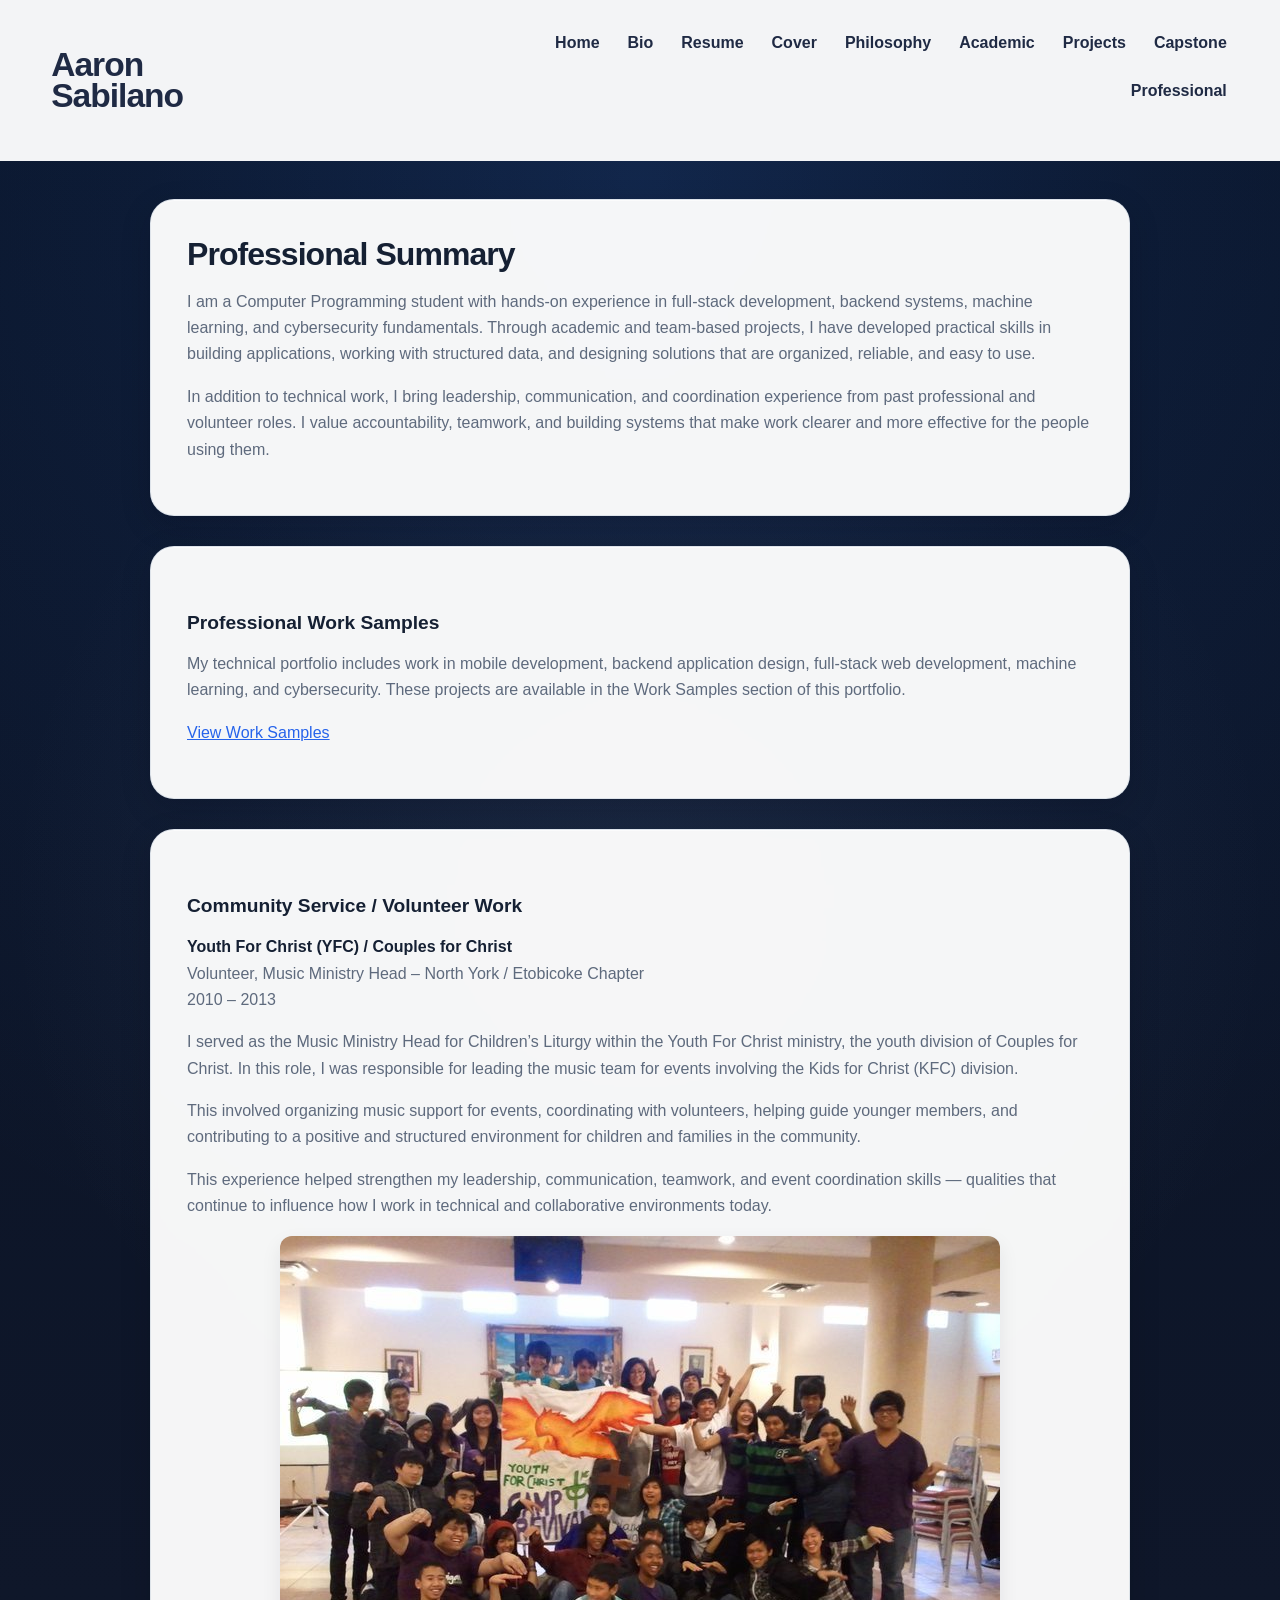
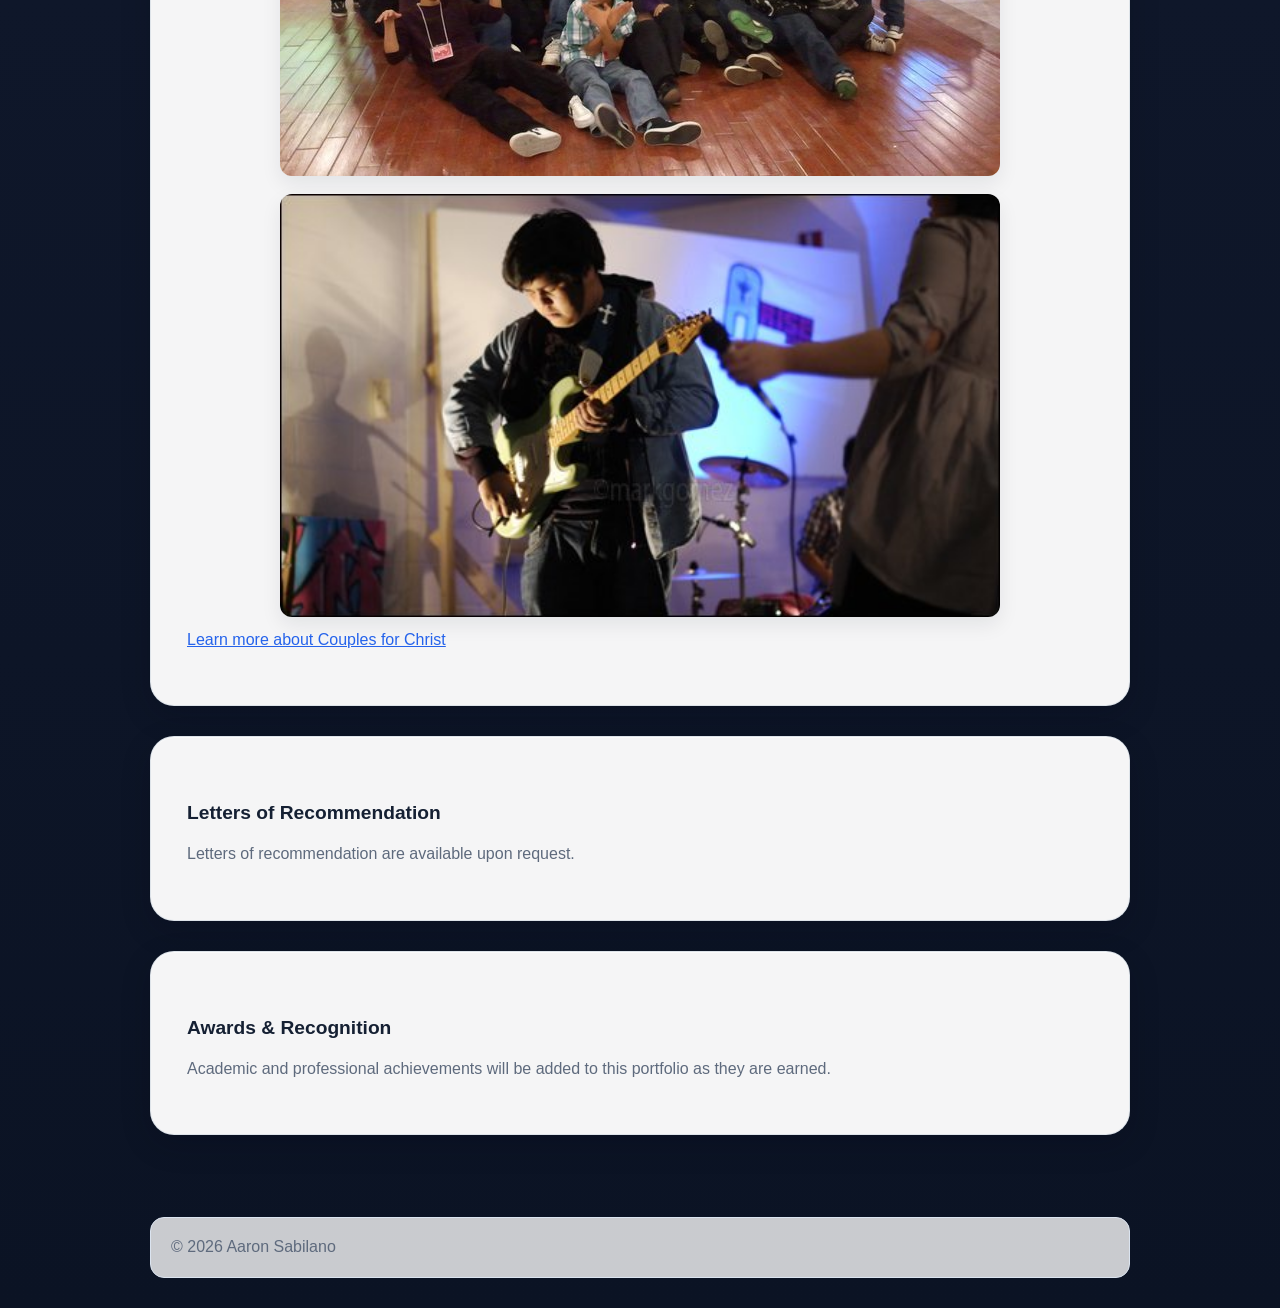
<file: pages/professional.html>
<!DOCTYPE html>
<html lang="en">
<head>
  <meta charset="UTF-8">
  <title>Professional | Aaron Sabilano</title>
  <link rel="stylesheet" href="../assets/css/style.css">
</head>
<body>

<header class="site-header">
  <div class="container">
    <h1 class="logo">Aaron<br>Sabilano</h1>
    <nav class="nav">
      <a href="../index.html">Home</a>
      <a href="bio.html">Bio</a>
      <a href="resume.html">Resume</a>
      <a href="cover-letter.html">Cover</a>
      <a href="philosophy.html">Philosophy</a>
      <a href="academic.html">Academic</a>
      <a href="work-samples.html">Projects</a>
      <a href="capstone.html">Capstone</a>
      <a href="professional.html">Professional</a>
    </nav>
  </div>
</header>

<main class="container">
  <section class="card">
    <h2>Professional Summary</h2>

    <p>
      I am a Computer Programming student with hands-on experience in full-stack development,
      backend systems, machine learning, and cybersecurity fundamentals. Through academic and
      team-based projects, I have developed practical skills in building applications, working
      with structured data, and designing solutions that are organized, reliable, and easy to use.
    </p>

    <p>
      In addition to technical work, I bring leadership, communication, and coordination
      experience from past professional and volunteer roles. I value accountability, teamwork,
      and building systems that make work clearer and more effective for the people using them.
    </p>
  </section>

  <section class="card">
    <h3>Professional Work Samples</h3>
    <p>
      My technical portfolio includes work in mobile development, backend application design,
      full-stack web development, machine learning, and cybersecurity. These projects are
      available in the Work Samples section of this portfolio.
    </p>
    <p>
      <a href="work-samples.html">View Work Samples</a>
    </p>
  </section>

  <section class="card">
    <h3>Community Service / Volunteer Work</h3>

    <p>
      <strong>Youth For Christ (YFC) / Couples for Christ</strong><br>
      Volunteer, Music Ministry Head – North York / Etobicoke Chapter<br>
      2010 – 2013
    </p>

    <p>
      I served as the Music Ministry Head for Children’s Liturgy within the Youth For Christ
      ministry, the youth division of Couples for Christ. In this role, I was responsible for
      leading the music team for events involving the Kids for Christ (KFC) division.
    </p>

    <p>
      This involved organizing music support for events, coordinating with volunteers,
      helping guide younger members, and contributing to a positive and structured
      environment for children and families in the community.
    </p>

    <p>
      This experience helped strengthen my leadership, communication, teamwork, and event
      coordination skills — qualities that continue to influence how I work in technical
      and collaborative environments today.
    </p>

    <div class="professional-images">
      <img src="../assets/img/volunteer-yfc-1.png" alt="Youth For Christ volunteer group photo">
      <img src="../assets/img/volunteer-yfc-3.png" alt="Music ministry performance">
    </div>

    <p style="margin-top:10px;">
      <a href="https://couplesforchrist.ca/" target="_blank">Learn more about Couples for Christ</a>
    </p>
  </section>

  <section class="card">
    <h3>Letters of Recommendation</h3>
    <p>
      Letters of recommendation are available upon request.
    </p>
  </section>

  <section class="card">
    <h3>Awards & Recognition</h3>
    <p>
      Academic and professional achievements will be added to this portfolio as they are earned.
    </p>
  </section>
</main>

<footer class="site-footer">
  <div class="container">
    <p>© <span id="year"></span> Aaron Sabilano</p>
  </div>
</footer>

<script>
  document.getElementById("year").textContent = new Date().getFullYear();
</script>

</body>
</html>
</file>
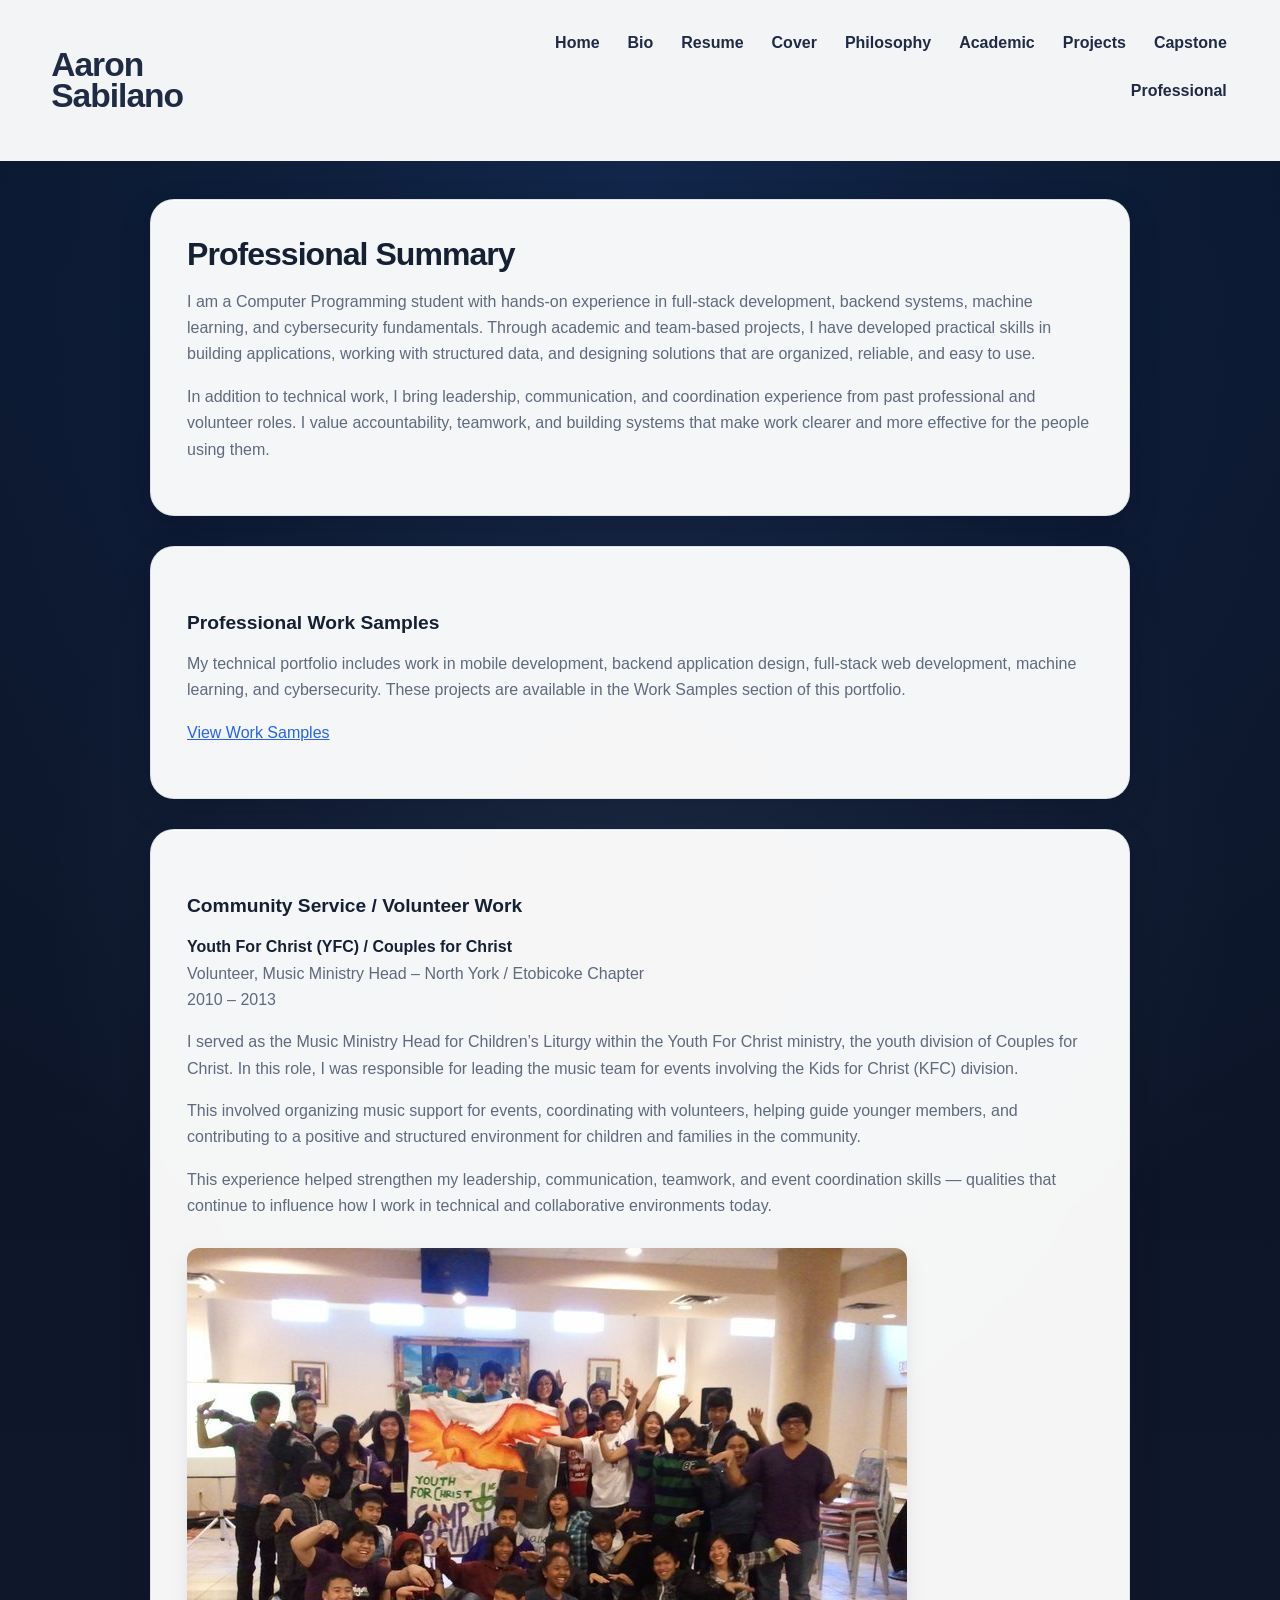
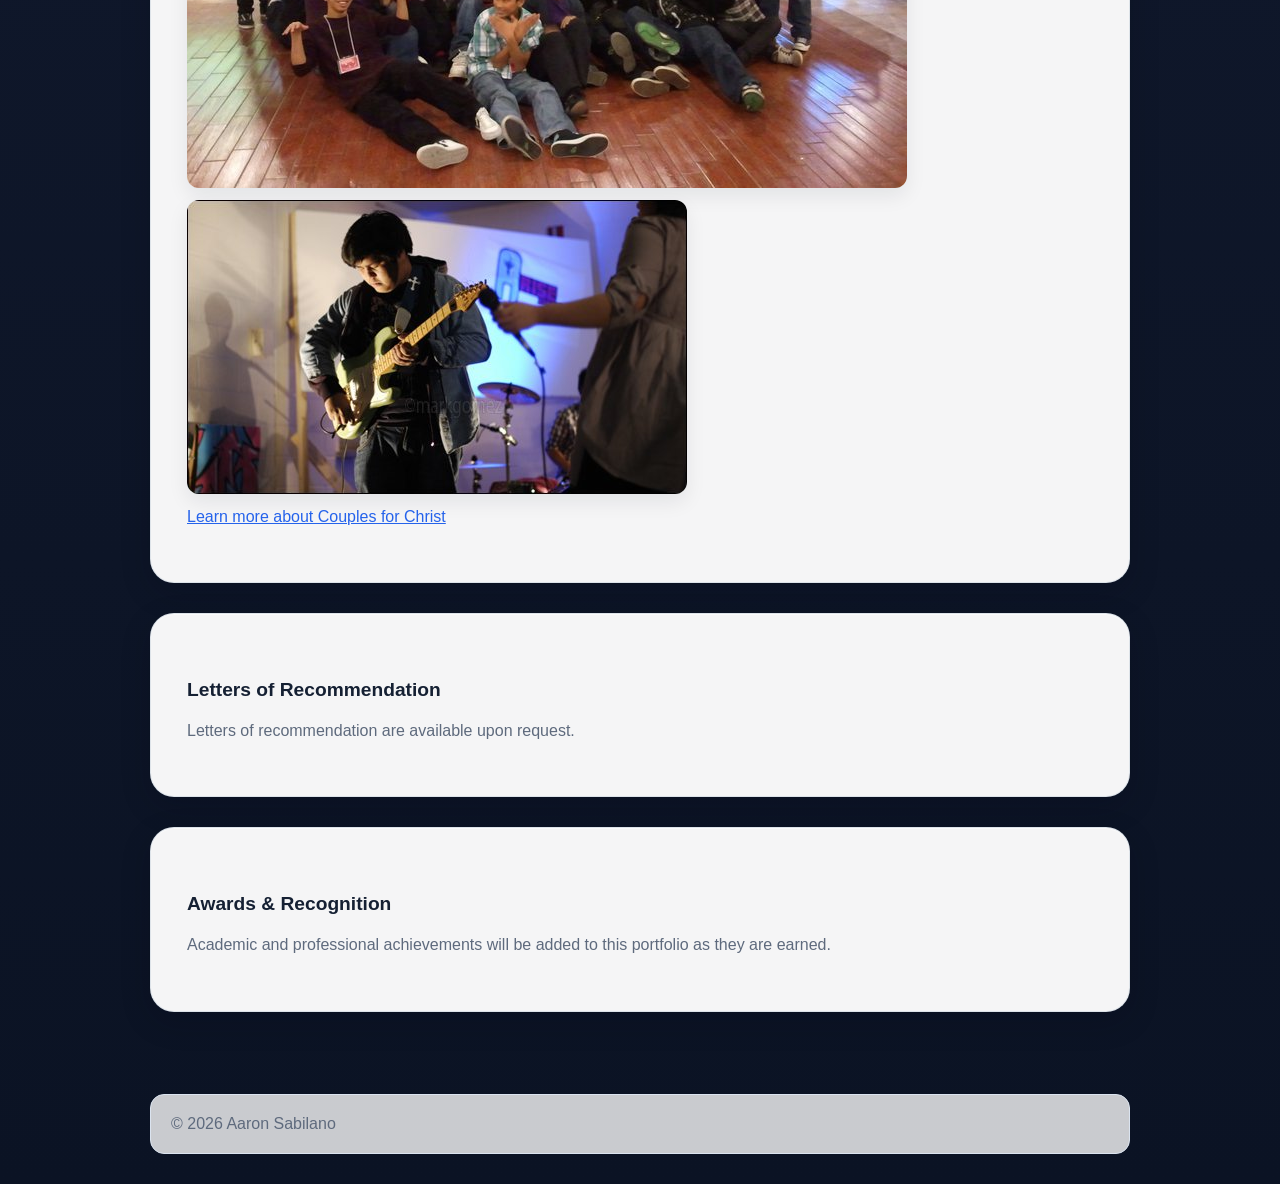
<file: pages/professional2.html>
<!DOCTYPE html>
<html lang="en">
<head>
  <meta charset="UTF-8">
  <title>Capstone | Aaron Sabilano</title>
  <link rel="stylesheet" href="../assets/css/style.css">
</head>
<body>

<header class="site-header">
  <div class="container">
    <h1 class="logo">Aaron<br>Sabilano</h1>
    <nav class="nav">
      <a href="../index.html">Home</a>
      <a href="bio.html">Bio</a>
      <a href="resume.html">Resume</a>
      <a href="cover-letter.html">Cover</a>
      <a href="philosophy.html">Philosophy</a>
      <a href="academic.html">Academic</a>
      <a href="work-samples.html">Projects</a>
      <a href="capstone.html">Capstone</a>
      <a href="professional.html">Professional</a>
    </nav>
  </div>
</header>

<main class="container">
<section class="card">
  <h2>Professional Summary</h2>

  <p>
    I am a Computer Programming student with hands-on experience in full-stack development,
    backend systems, machine learning, and cybersecurity fundamentals. Through academic and
    team-based projects, I have developed practical skills in building applications, working
    with structured data, and designing solutions that are organized, reliable, and easy to use.
  </p>

  <p>
    In addition to technical work, I bring leadership, communication, and coordination
    experience from past professional and volunteer roles. I value accountability, teamwork,
    and building systems that make work clearer and more effective for the people using them.
  </p>
</section>

<section class="card">
  <h3>Professional Work Samples</h3>
  <p>
    My technical portfolio includes work in mobile development, backend application design,
    full-stack web development, machine learning, and cybersecurity. These projects are
    available in the Work Samples section of this portfolio.
  </p>
  <p>
    <a href="work-samples.html">View Work Samples</a>
  </p>
</section>

<section class="card">
  <h3>Community Service / Volunteer Work</h3>

  <p>
    <strong>Youth For Christ (YFC) / Couples for Christ</strong><br>
    Volunteer, Music Ministry Head – North York / Etobicoke Chapter<br>
    2010 – 2013
  </p>

  <p>
    I served as the Music Ministry Head for Children’s Liturgy within the Youth For Christ
    ministry, the youth division of Couples for Christ. In this role, I was responsible for
    leading the music team for events involving the Kids for Christ (KFC) division.
  </p>

  <p>
    This involved organizing music support for events, coordinating with volunteers,
    helping guide younger members, and contributing to a positive and structured
    environment for children and families in the community.
  </p>

  <p>
    This experience helped strengthen my leadership, communication, teamwork, and event
    coordination skills — qualities that continue to influence how I work in technical
    and collaborative environments today.
  </p>
<div class="professional-images"></div>
  <img src="../assets/img/volunteer-yfc-1.png" alt="Youth For Christ volunteer group photo">
  <img src="../assets/img/volunteer-yfc-3.png" alt="Music ministry performance">
</div>


  <p style="margin-top:10px;">
    <a href="https://couplesforchrist.ca/" target="_blank">Learn more about Couples for Christ</a>
  </p>

</section>

<section class="card">
  <h3>Letters of Recommendation</h3>
  <p>
    Letters of recommendation are available upon request.
  </p>
</section>

<section class="card">
  <h3>Awards & Recognition</h3>
  <p>
    Academic and professional achievements will be added to this portfolio as they are earned.
  </p>
</section>
</main>

<footer class="site-footer">
  <div class="container">
    <p>© <span id="year"></span> Aaron Sabilano</p>
  </div>
</footer>

<script>
  document.getElementById("year").textContent = new Date().getFullYear();
</script>

</body>
</html>
</file>
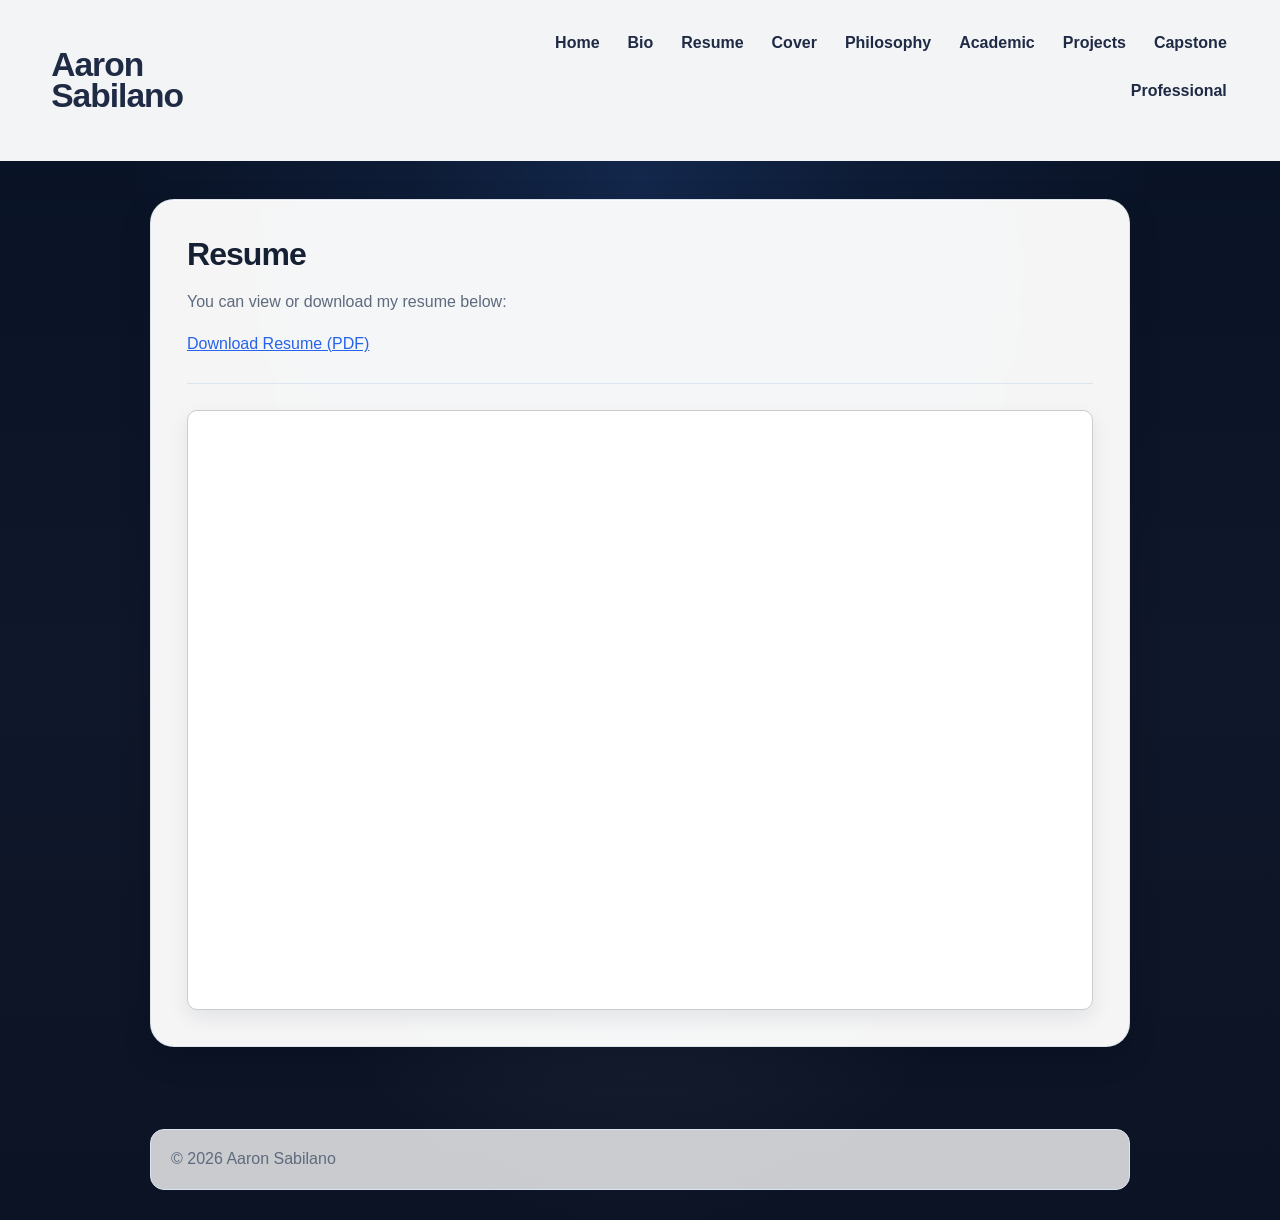
<file: pages/resume.html>
<!DOCTYPE html>
<html lang="en">
<head>
  <meta charset="UTF-8">
  <title>Resume | Aaron Sabilano</title>
  <link rel="stylesheet" href="../assets/css/style.css">
</head>
<body>

<header class="site-header">
  <div class="container">
    <h1 class="logo">Aaron<br>Sabilano</h1>
    <nav class="nav">
      <a href="../index.html">Home</a>
      <a href="bio.html">Bio</a>
      <a href="resume.html">Resume</a>
      <a href="cover-letter.html">Cover</a>
      <a href="philosophy.html">Philosophy</a>
      <a href="academic.html">Academic</a>
      <a href="work-samples.html">Projects</a>
      <a href="capstone.html">Capstone</a>
      <a href="professional.html">Professional</a>
    </nav>
  </div>
</header>

<main class="container">
  <section class="card">
<h2>Resume</h2>

<p>
  You can view or download my resume below:
</p>

<p>
  <a href="../assets/docs/Aaron_S_Resume.pdf" target="_blank">
    Download Resume (PDF)
  </a>
</p>

<hr>

<iframe 
  src="../assets/docs/Aaron_S_Resume.pdf" 
  width="100%" 
  height="600px"
  style="border: 1px solid #ccc; border-radius: 10px;">
</iframe>
  </section>
</main>

<footer class="site-footer">
  <div class="container">
    <p>© <span id="year"></span> Aaron Sabilano</p>
  </div>
</footer>

<script>
  document.getElementById("year").textContent = new Date().getFullYear();
</script>

</body>
</html>
</file>
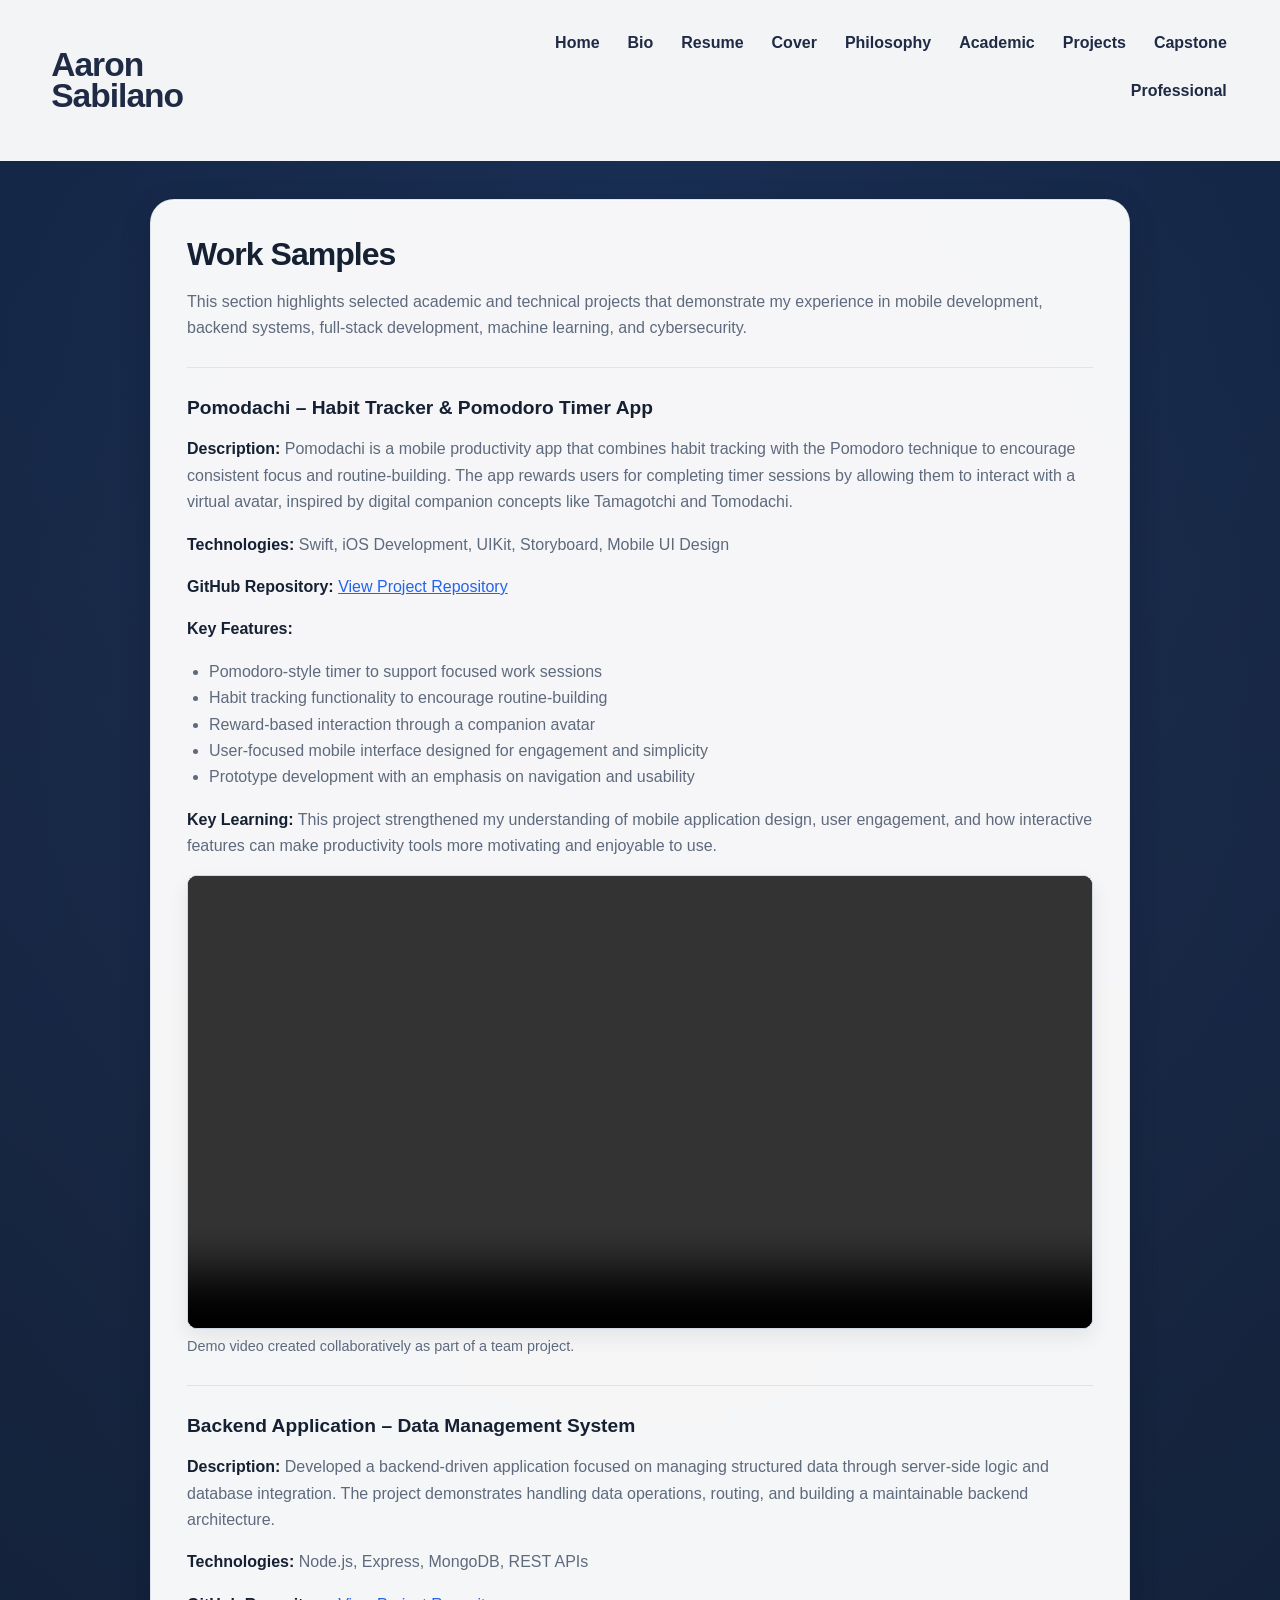
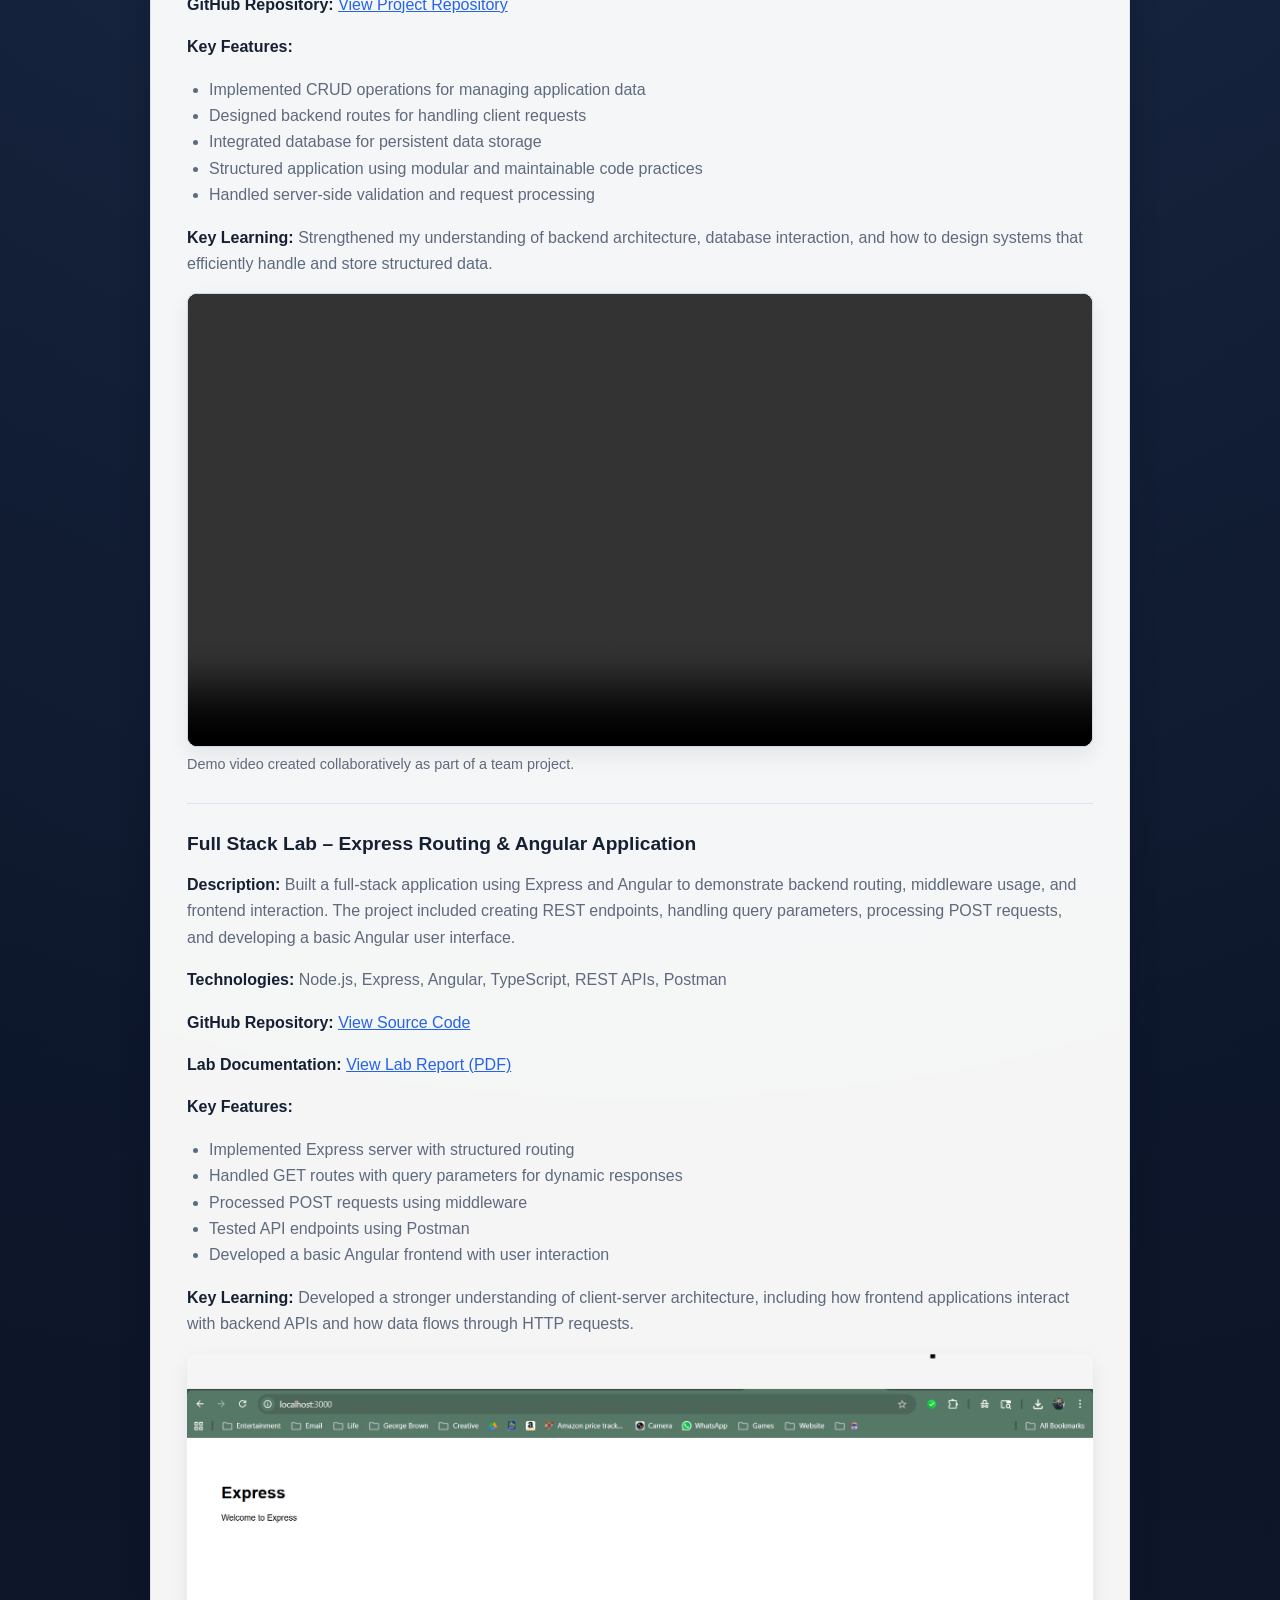
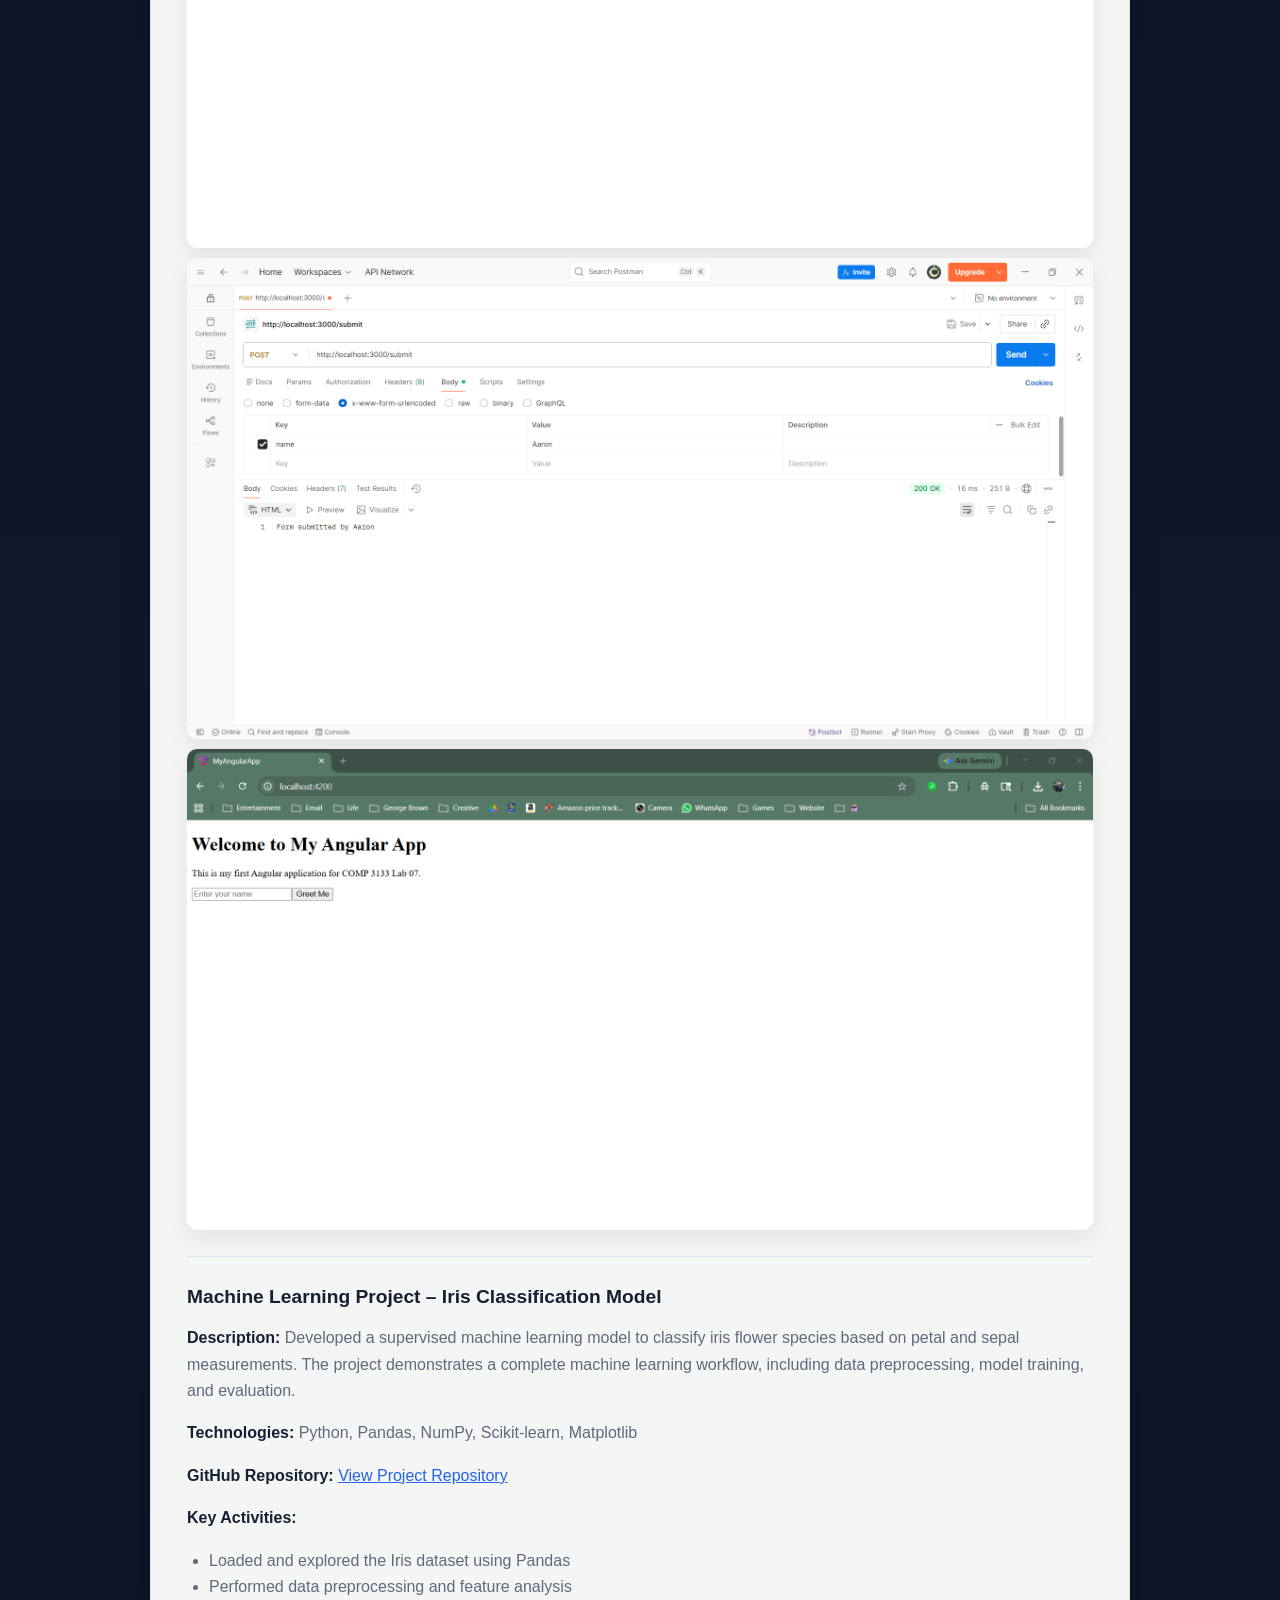
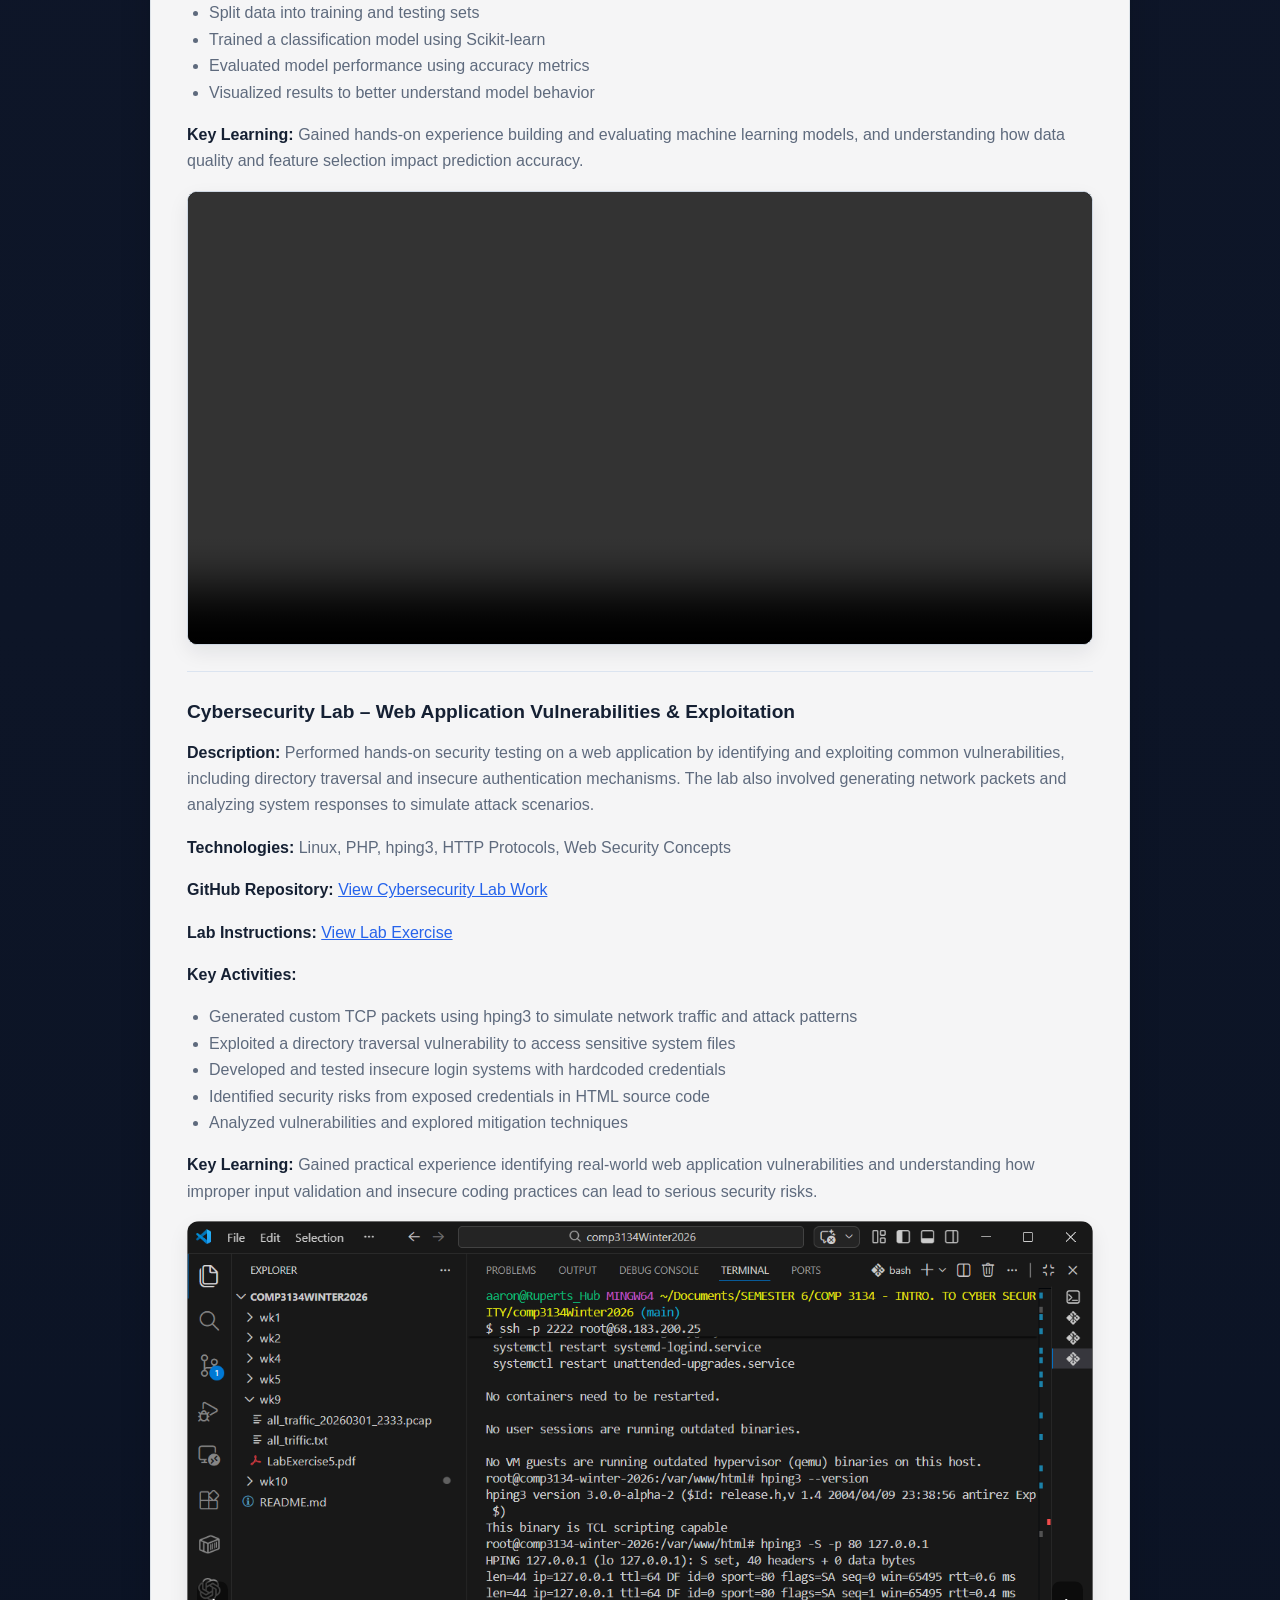
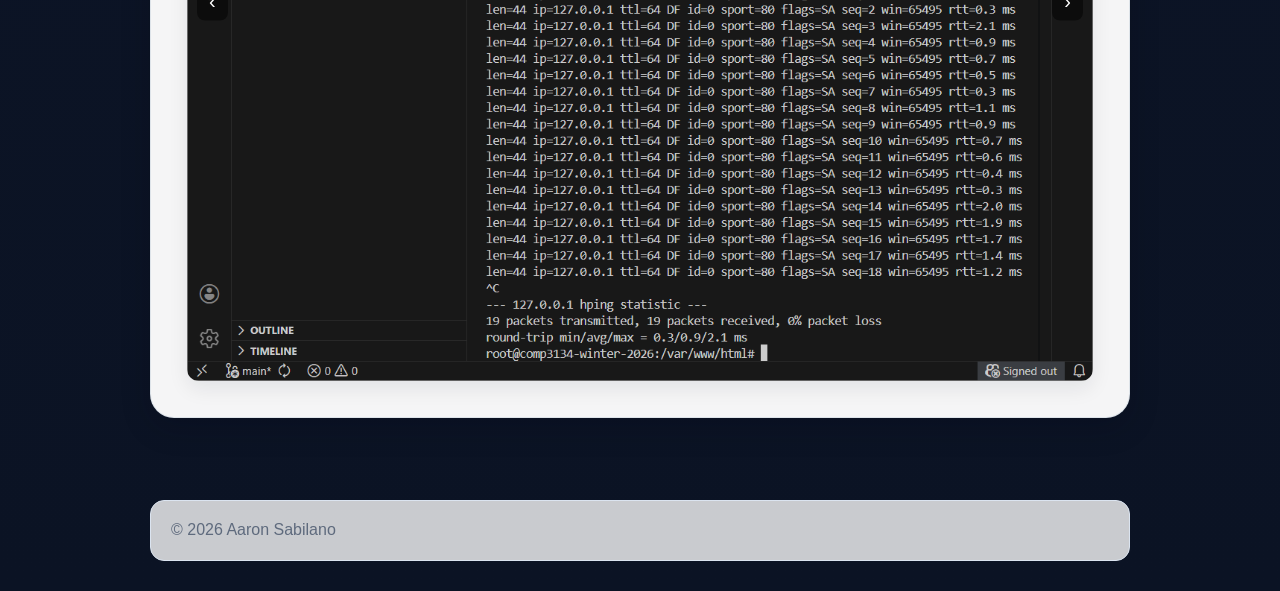
<file: pages/work-samples.html>
<!DOCTYPE html>
<html lang="en">
<head>
  <meta charset="UTF-8">
  <title>Work Samples | Aaron Sabilano</title>
  <link rel="stylesheet" href="../assets/css/style.css">
</head>
<body>

<header class="site-header">
  <div class="container">
    <h1 class="logo">Aaron<br>Sabilano</h1>
    <nav class="nav">
      <a href="../index.html">Home</a>
      <a href="bio.html">Bio</a>
      <a href="resume.html">Resume</a>
      <a href="cover-letter.html">Cover</a>
      <a href="philosophy.html">Philosophy</a>
      <a href="academic.html">Academic</a>
      <a href="work-samples.html">Projects</a>
      <a href="capstone.html">Capstone</a>
      <a href="professional.html">Professional</a>
    </nav>
  </div>
</header>

<main class="container">
  <section class="card">
    <h2>Work Samples</h2>
    <p>
      This section highlights selected academic and technical projects that demonstrate my experience in
      mobile development, backend systems, full-stack development, machine learning, and cybersecurity.
    </p>

    <hr>

    <h3>Pomodachi – Habit Tracker & Pomodoro Timer App</h3>

    <p><strong>Description:</strong>
      Pomodachi is a mobile productivity app that combines habit tracking with the Pomodoro technique to
      encourage consistent focus and routine-building. The app rewards users for completing timer sessions
      by allowing them to interact with a virtual avatar, inspired by digital companion concepts like
      Tamagotchi and Tomodachi.
    </p>

    <p><strong>Technologies:</strong>
      Swift, iOS Development, UIKit, Storyboard, Mobile UI Design
    </p>

    <p><strong>GitHub Repository:</strong>
      <a href="https://github.com/aaronsabilano/Pomodachi-Prototype" target="_blank">
        View Project Repository
      </a>
    </p>

    <p><strong>Key Features:</strong></p>
    <ul>
      <li>Pomodoro-style timer to support focused work sessions</li>
      <li>Habit tracking functionality to encourage routine-building</li>
      <li>Reward-based interaction through a companion avatar</li>
      <li>User-focused mobile interface designed for engagement and simplicity</li>
      <li>Prototype development with an emphasis on navigation and usability</li>
    </ul>

    <p><strong>Key Learning:</strong>
      This project strengthened my understanding of mobile application design, user engagement, and how
      interactive features can make productivity tools more motivating and enjoyable to use.
    </p>

    <video width="100%" controls style="border-radius: 10px; margin-top: 12px;">
      <source src="../assets/videos/pomodachi-demo.mp4" type="video/mp4">
      Your browser does not support the video tag.
    </video>

    <p style="font-size: 0.9em; margin-top: 6px;">
      Demo video created collaboratively as part of a team project.
    </p>

    <hr>

    <h3>Backend Application – Data Management System</h3>

    <p><strong>Description:</strong>
      Developed a backend-driven application focused on managing structured data through server-side logic
      and database integration. The project demonstrates handling data operations, routing, and building
      a maintainable backend architecture.
    </p>

    <p><strong>Technologies:</strong>
      Node.js, Express, MongoDB, REST APIs
    </p>

    <p><strong>GitHub Repository:</strong>
      <a href="https://github.com/aaronsabilano/COMP-2139-A1" target="_blank">
        View Project Repository
      </a>
    </p>

    <p><strong>Key Features:</strong></p>
    <ul>
      <li>Implemented CRUD operations for managing application data</li>
      <li>Designed backend routes for handling client requests</li>
      <li>Integrated database for persistent data storage</li>
      <li>Structured application using modular and maintainable code practices</li>
      <li>Handled server-side validation and request processing</li>
    </ul>

    <p><strong>Key Learning:</strong>
      Strengthened my understanding of backend architecture, database interaction, and how to design
      systems that efficiently handle and store structured data.
    </p>

    <video width="100%" controls style="border-radius: 10px; margin-top: 12px;">
      <source src="../assets/videos/backend-demo.mp4" type="video/mp4">
      Your browser does not support the video tag.
    </video>

    <p style="font-size: 0.9em; margin-top: 6px;">
      Demo video created collaboratively as part of a team project.
    </p>

    <hr>

    <h3>Full Stack Lab – Express Routing & Angular Application</h3>

    <p><strong>Description:</strong>
      Built a full-stack application using Express and Angular to demonstrate backend routing, middleware
      usage, and frontend interaction. The project included creating REST endpoints, handling query
      parameters, processing POST requests, and developing a basic Angular user interface.
    </p>

    <p><strong>Technologies:</strong>
      Node.js, Express, Angular, TypeScript, REST APIs, Postman
    </p>

    <p><strong>GitHub Repository:</strong>
      <a href="https://github.com/aaronsabilano/Lab07_101016762.git" target="_blank">
        View Source Code
      </a>
    </p>

    <p><strong>Lab Documentation:</strong>
      <a href="../assets/docs/Lab07_101016762_COMP3133.pdf" target="_blank">
        View Lab Report (PDF)
      </a>
    </p>

    <p><strong>Key Features:</strong></p>
    <ul>
      <li>Implemented Express server with structured routing</li>
      <li>Handled GET routes with query parameters for dynamic responses</li>
      <li>Processed POST requests using middleware</li>
      <li>Tested API endpoints using Postman</li>
      <li>Developed a basic Angular frontend with user interaction</li>
    </ul>

    <p><strong>Key Learning:</strong>
      Developed a stronger understanding of client-server architecture, including how frontend applications
      interact with backend APIs and how data flows through HTTP requests.
    </p>

    <img src="../assets/img/lab07-express.png" alt="Express server running in browser" style="width:100%; border-radius:10px; margin-top:10px;">
    <img src="../assets/img/lab07-postman.png" alt="Postman test for POST request" style="width:100%; border-radius:10px; margin-top:10px;">
    <img src="../assets/img/lab07-angular.png" alt="Angular app interface" style="width:100%; border-radius:10px; margin-top:10px;">

    <hr>

    <h3>Machine Learning Project – Iris Classification Model</h3>

    <p><strong>Description:</strong>
      Developed a supervised machine learning model to classify iris flower species based on petal and
      sepal measurements. The project demonstrates a complete machine learning workflow, including data
      preprocessing, model training, and evaluation.
    </p>

    <p><strong>Technologies:</strong>
      Python, Pandas, NumPy, Scikit-learn, Matplotlib
    </p>

    <p><strong>GitHub Repository:</strong>
      <a href="https://github.com/aaronsabilano/comp3132-assignment-02-iris-classification" target="_blank">
        View Project Repository
      </a>
    </p>

    <p><strong>Key Activities:</strong></p>
    <ul>
      <li>Loaded and explored the Iris dataset using Pandas</li>
      <li>Performed data preprocessing and feature analysis</li>
      <li>Split data into training and testing sets</li>
      <li>Trained a classification model using Scikit-learn</li>
      <li>Evaluated model performance using accuracy metrics</li>
      <li>Visualized results to better understand model behavior</li>
    </ul>

    <p><strong>Key Learning:</strong>
      Gained hands-on experience building and evaluating machine learning models, and understanding how
      data quality and feature selection impact prediction accuracy.
    </p>

    <video width="100%" controls style="border-radius: 10px; margin-top: 12px;">
      <source src="../assets/videos/ml-demo.mp4" type="video/mp4">
      Your browser does not support the video tag.
    </video>

    <hr>

    <h3>Cybersecurity Lab – Web Application Vulnerabilities & Exploitation</h3>

    <p><strong>Description:</strong>
      Performed hands-on security testing on a web application by identifying and exploiting common
      vulnerabilities, including directory traversal and insecure authentication mechanisms. The lab also
      involved generating network packets and analyzing system responses to simulate attack scenarios.
    </p>

    <p><strong>Technologies:</strong>
      Linux, PHP, hping3, HTTP Protocols, Web Security Concepts
    </p>

    <p><strong>GitHub Repository:</strong>
      <a href="https://github.com/aaronsabilano/comp3134Winter2026" target="_blank">
        View Cybersecurity Lab Work
      </a>
    </p>

    <p><strong>Lab Instructions:</strong>
      <a href="../assets/docs/LabExercise6.pdf" target="_blank">
        View Lab Exercise
      </a>
    </p>

    <p><strong>Key Activities:</strong></p>
    <ul>
      <li>Generated custom TCP packets using hping3 to simulate network traffic and attack patterns</li>
      <li>Exploited a directory traversal vulnerability to access sensitive system files</li>
      <li>Developed and tested insecure login systems with hardcoded credentials</li>
      <li>Identified security risks from exposed credentials in HTML source code</li>
      <li>Analyzed vulnerabilities and explored mitigation techniques</li>
    </ul>

    <p><strong>Key Learning:</strong>
      Gained practical experience identifying real-world web application vulnerabilities and understanding
      how improper input validation and insecure coding practices can lead to serious security risks.
    </p>

    <div class="carousel">
  <button class="prev">‹</button>

  <img src="../assets/img/cyber-hping.png" class="carousel-img active">
  <img src="../assets/img/cyber-traversal.png" class="carousel-img">
  <img src="../assets/img/cyber-login.png" class="carousel-img">

  <button class="next">›</button>

</div>
  </section>
</main>

<footer class="site-footer">
  <div class="container">
    <p>© <span id="year"></span> Aaron Sabilano</p>
  </div>
</footer>

<script>
  document.getElementById("year").textContent = new Date().getFullYear();
</script>
<script>
  const images = document.querySelectorAll(".carousel-img");
  let index = 0;

  document.querySelector(".next").onclick = () => {
    images[index].classList.remove("active");
    index = (index + 1) % images.length;
    images[index].classList.add("active");
  };

  document.querySelector(".prev").onclick = () => {
    images[index].classList.remove("active");
    index = (index - 1 + images.length) % images.length;
    images[index].classList.add("active");
  };
</script>
</body>
</html>
</file>
<file: assets/css/style.css>
* {
  box-sizing: border-box;
}

:root {
  --bg-top: #081225;
  --bg-mid: #0f172a;
  --bg-bottom: #0b1324;

  --surface: rgba(255, 255, 255, 0.96);
  --surface-soft: #f8fbff;
  --surface-header: #f3f4f6;

  --text: #152033;
  --muted: #5e6a7d;
  --border: #dbe4f0;

  --accent: #2563eb;
  --accent-hover: #1d4ed8;
  --accent-soft: #eff6ff;

  --shadow-sm: 0 8px 24px rgba(15, 23, 42, 0.06);
  --shadow-md: 0 14px 40px rgba(15, 23, 42, 0.08);
  --shadow-lg: 0 18px 50px rgba(2, 6, 23, 0.22);

  --radius: 24px;
  --radius-sm: 16px;

  --max-width: 1180px;
  --content-width: 980px;
}

html {
  scroll-behavior: smooth;
}

body {
  margin: 0;
  font-family: Arial, Helvetica, sans-serif;
  line-height: 1.65;
  color: var(--text);
  background:
    radial-gradient(circle at 50% 180px, rgba(59, 130, 246, 0.18) 0%, rgba(59, 130, 246, 0.08) 18%, rgba(15, 23, 42, 0) 42%),
    radial-gradient(circle at 50% 900px, rgba(148, 163, 184, 0.10) 0%, rgba(15, 23, 42, 0) 30%),
    linear-gradient(180deg, var(--bg-top) 0%, var(--bg-mid) 55%, var(--bg-bottom) 100%);
}

img,
video,
iframe {
  max-width: 100%;
  display: block;
}

.container {
  width: min(var(--max-width), 92%);
  margin: 0 auto;
}

main.container {
  padding-top: 38px;
  padding-bottom: 52px;
}



.site-header {
  background: var(--surface-header);
  padding: 26px 0;
}

.site-header .container {
  display: flex;
  align-items: flex-start;
  justify-content: space-between;
  gap: 28px;
}

.logo {
  font-size: 2.1rem;
  font-weight: 800;
  line-height: 0.95;
  color: #1f2a44;
  flex-shrink: 0;
  letter-spacing: -0.03em;
}

.nav {
  display: flex;
  flex-wrap: wrap;
  justify-content: flex-end;
  align-items: center;
  gap: 14px 24px;
  max-width: 760px;
}

.nav a {
  text-decoration: none;
  font-weight: 700;
  color: #1f2a44;
  white-space: nowrap;
  padding: 4px 2px;
  border-radius: 8px;
  transition: color 0.2s ease, background 0.2s ease;
}

.nav a:hover,
.nav a:focus {
  color: var(--accent);
  background: var(--accent-soft);
}


.card {
  width: 100%;
  max-width: var(--content-width);
  margin: 0 auto 30px;
  background: var(--surface);
  border: 1px solid rgba(203, 213, 225, 0.55);
  border-radius: var(--radius);
  padding: 36px;
  box-shadow:
    0 10px 30px rgba(2, 6, 23, 0.18),
    0 1px 0 rgba(255, 255, 255, 0.6) inset;
  backdrop-filter: blur(4px);
}

.card h2 {
  margin: 0 0 14px;
  font-size: 2rem;
  line-height: 1.15;
  letter-spacing: -0.03em;
  color: var(--text);
}

.card h3 {
  margin: 28px 0 10px;
  font-size: 1.2rem;
  line-height: 1.25;
  color: var(--text);
}

.card p,
.card li {
  color: var(--muted);
  font-size: 1rem;
}

.card strong {
  color: var(--text);
}

.section-intro {
  max-width: 760px;
  margin-bottom: 18px;
}

ul {
  padding-left: 22px;
}

hr {
  border: none;
  border-top: 1px solid var(--border);
  margin: 26px 0;
}



a {
  color: var(--accent);
}

a:hover {
  color: var(--accent-hover);
}

.button-primary,
.button-secondary {
  display: inline-block;
  padding: 12px 18px;
  border-radius: 999px;
  text-decoration: none;
  font-weight: 700;
  transition: background 0.2s ease, color 0.2s ease, border-color 0.2s ease, transform 0.2s ease;
}

.button-primary {
  background: var(--accent);
  color: #fff;
  box-shadow: 0 10px 24px rgba(37, 99, 235, 0.22);
}

.button-primary:hover {
  background: var(--accent-hover);
  color: #fff;
  transform: translateY(-1px);
}

.button-secondary {
  background: #fff;
  color: var(--text);
  border: 1px solid var(--border);
}

.button-secondary:hover {
  background: var(--accent-soft);
  border-color: #bfdbfe;
  color: var(--accent);
  transform: translateY(-1px);
}



.hero {
  background: linear-gradient(135deg, rgba(255, 255, 255, 0.98) 0%, rgba(241, 245, 249, 0.95) 100%);
  border: 1px solid rgba(191, 219, 254, 0.45);
  box-shadow:
    0 24px 60px rgba(2, 6, 23, 0.28),
    0 0 0 1px rgba(255, 255, 255, 0.25) inset;
  margin-bottom: 52px;
}

.hero-flex {
  display: flex;
  align-items: center;
  justify-content: space-between;
  gap: 40px;
}

.hero-text-container {
  flex: 1;
}

.hero-image {
  flex-shrink: 0;
}

.hero-image img {
  width: 260px;
  height: 260px;
  object-fit: cover;
  border-radius: 50%;
  border: 4px solid #fff;
  box-shadow: 0 12px 30px rgba(0, 0, 0, 0.2);
}

.eyebrow {
  margin: 0 0 12px;
  color: #3b82f6;
  font-size: 0.84rem;
  font-weight: 700;
  text-transform: uppercase;
  letter-spacing: 1px;
}

.hero h2 {
  max-width: 750px;
  font-size: 2.7rem;
  margin-bottom: 14px;
}

.hero-text {
  max-width: 740px;
  font-size: 1.08rem;
  margin-bottom: 0;
}

.hero-actions {
  display: flex;
  flex-wrap: wrap;
  gap: 12px;
  margin-top: 24px;
}


.grid {
  display: grid;
  grid-template-columns: repeat(auto-fit, minmax(240px, 1fr));
  gap: 18px;
  margin: 28px 0 34px;
}

.tile {
  display: block;
  background: linear-gradient(180deg, #ffffff 0%, var(--surface-soft) 100%);
  padding: 24px;
  border-radius: var(--radius-sm);
  border: 1px solid var(--border);
  text-decoration: none;
  color: var(--text);
  font-weight: 700;
  box-shadow: var(--shadow-sm);
  transition: transform 0.18s ease, box-shadow 0.18s ease, border-color 0.18s ease, color 0.18s ease;
}

.tile:hover {
  transform: translateY(-4px);
  border-color: #bfdbfe;
  box-shadow: var(--shadow-md);
  color: var(--accent);
}

.info-grid {
  display: grid;
  grid-template-columns: repeat(auto-fit, minmax(220px, 1fr));
  gap: 16px;
  margin-top: 20px;
}

.info-item {
  padding: 18px;
  border: 1px solid var(--border);
  border-radius: var(--radius-sm);
  background: var(--surface-soft);
}

.info-item strong {
  display: block;
  color: var(--text);
  margin-bottom: 6px;
  font-size: 0.95rem;
}

.badge-row {
  display: flex;
  flex-wrap: wrap;
  gap: 10px;
  margin-top: 18px;
}

.badge {
  display: inline-flex;
  align-items: center;
  padding: 8px 12px;
  border-radius: 999px;
  background: var(--accent-soft);
  color: var(--accent);
  font-size: 0.92rem;
  font-weight: 700;
}

.project-card {
  padding: 24px;
  border: 1px solid var(--border);
  border-radius: var(--radius-sm);
  background: linear-gradient(180deg, #ffffff 0%, #f9fbff 100%);
  box-shadow: var(--shadow-sm);
}

.project-card h3 {
  margin-top: 0;
}

.project-meta {
  color: var(--text);
  font-size: 0.95rem;
  font-weight: 700;
  margin-bottom: 12px;
}



.card iframe,
.card embed,
.card video {
  width: 100%;
  border-radius: 12px;
  border: 1px solid #cfd8e3;
  background: #fff;
  margin-top: 12px;
  box-shadow: 0 8px 20px rgba(15, 23, 42, 0.08);
}

.card img {
  border-radius: 12px;
  margin-top: 12px;
  box-shadow: 0 8px 20px rgba(15, 23, 42, 0.08);
}

.card iframe {
  min-height: 500px;
}

.card video {
  background: #000;
}

/* =========================
   CAROUSEL
========================= */

.carousel {
  position: relative;
  margin-top: 12px;
}

.carousel-img {
  width: 100%;
  border-radius: 12px;
  display: none;
}

.carousel-img.active {
  display: block;
}

.carousel button {
  position: absolute;
  top: 50%;
  transform: translateY(-50%);
  background: rgba(0, 0, 0, 0.5);
  color: #fff;
  border: none;
  padding: 8px 12px;
  cursor: pointer;
  font-size: 20px;
  border-radius: 8px;
}

.prev {
  left: 10px;
}

.next {
  right: 10px;
}

.site-footer {
  background: transparent;
  padding: 0 0 30px;
}

.site-footer .container {
  width: min(var(--content-width), 92%);
  background: rgba(255, 255, 255, 0.78);
  border: 1px solid var(--border);
  border-radius: 14px;
  padding: 16px 20px;
}

.site-footer p {
  margin: 0;
  color: var(--muted);
}

/* =========================
   RESPONSIVE
========================= */

@media (max-width: 1024px) {
  .site-header .container {
    align-items: flex-start;
  }

  .nav {
    max-width: 640px;
    gap: 12px 18px;
  }

  .card {
    padding: 30px;
  }
}

@media (max-width: 820px) {
  .site-header {
    padding: 22px 0;
  }

  .site-header .container {
    flex-direction: column;
    align-items: flex-start;
  }

  .nav {
    justify-content: flex-start;
    max-width: 100%;
    gap: 10px 16px;
  }

  .logo {
    font-size: 1.9rem;
  }

  main.container {
    padding-top: 28px;
    padding-bottom: 40px;
  }

  .card {
    padding: 24px;
    border-radius: 20px;
  }

  .card h2,
  .hero h2 {
    font-size: 2rem;
  }

  .card iframe {
    min-height: 420px;
  }
}

@media (max-width: 768px) {
  .hero-flex {
    flex-direction: column;
    text-align: center;
  }

  .hero-actions {
    justify-content: center;
  }

  .hero-image img {
    width: 210px;
    height: 210px;
  }
}

@media (max-width: 560px) {
  .container {
    width: 94%;
  }

  .logo {
    font-size: 1.75rem;
  }

  .nav a {
    font-size: 0.95rem;
  }

  .card {
    padding: 20px;
    margin-bottom: 22px;
  }

  .card h2 {
    font-size: 1.7rem;
  }

  .card h3 {
    font-size: 1.08rem;
  }

  .card iframe {
    min-height: 340px;
  }

  .hero-image img {
    width: 180px;
    height: 180px;
  }

  .button-primary,
  .button-secondary {
    width: 100%;
    text-align: center;
  }
}


.professional-images {
  display: flex;
  flex-direction: column;
  gap: 18px; 
  margin-top: 16px;
}

.professional-images img {
  width: 100%;
  max-width: 720px; 
  margin: 0 auto;
  border-radius: 12px;
  box-shadow: 0 8px 20px rgba(15, 23, 42, 0.08);
}
</file>
